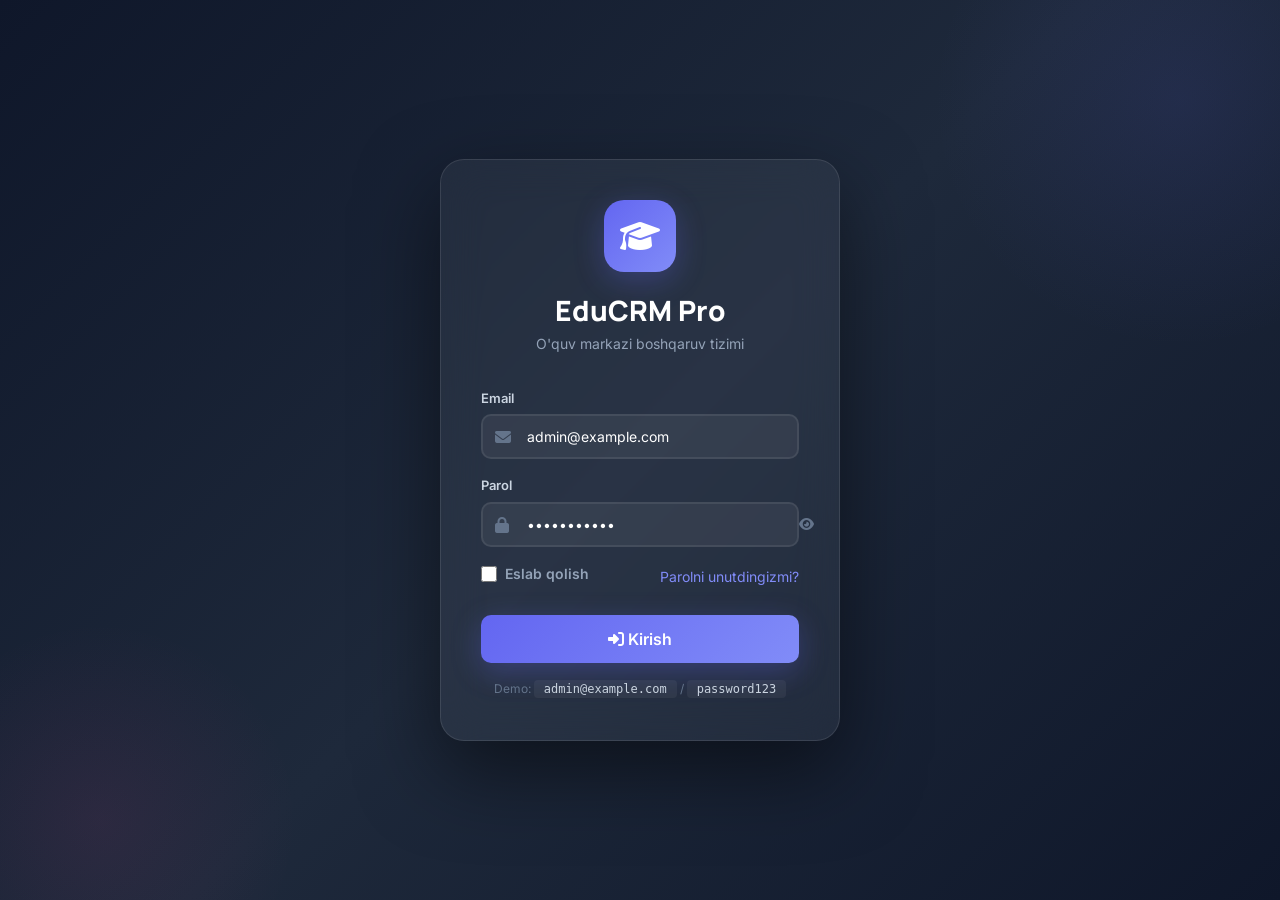
<file: HTML/11.html>
<!DOCTYPE html>
<html lang="uz">
<head>
    <meta charset="UTF-8">
    <meta name="viewport" content="width=device-width, initial-scale=1.0">
    <title>EduCRM Pro - O'quv Markazi Boshqaruvi</title>
    <link href="https://fonts.googleapis.com/css2?family=Inter:wght@300;400;500;600;700;800;900&family=Manrope:wght@600;700;800&display=swap" rel="stylesheet">
    <link rel="stylesheet" href="https://cdnjs.cloudflare.com/ajax/libs/font-awesome/6.4.0/css/all.min.css">
    <style>
        :root {
            --primary: #6366f1;
            --primary-light: #818cf8;
            --primary-dark: #4f46e5;
            --secondary: #64748b;
            --success: #22c55e;
            --warning: #f59e0b;
            --danger: #ef4444;
            --info: #3b82f6;
            --purple: #8b5cf6;
            --pink: #ec4899;
            --primary-bg: #eef2ff;
            --gray-50: #f8fafc;
            --gray-100: #f1f5f9;
            --gray-200: #e2e8f0;
            --gray-300: #cbd5e1;
            --gray-400: #94a3b8;
            --gray-500: #64748b;
            --gray-600: #475569;
            --gray-700: #334155;
            --gray-800: #1e293b;
            --gray-900: #0f172a;
            --surface: #ffffff;
            --shadow: 0 1px 3px rgba(0,0,0,0.1);
            --shadow-lg: 0 10px 30px rgba(0,0,0,0.1);
            --radius: 16px;
            --radius-sm: 10px;
            --transition: all 0.3s cubic-bezier(0.4, 0, 0.2, 1);
            --sidebar-width: 260px;
        }
        [data-theme="dark"] {
            --gray-50: #0f172a;
            --gray-100: #16213a;
            --gray-200: #263349;
            --gray-300: #3a4863;
            --gray-400: #64748b;
            --gray-500: #94a3b8;
            --gray-600: #cbd5e1;
            --gray-700: #e2e8f0;
            --gray-800: #f1f5f9;
            --gray-900: #f8fafc;
            --surface: #1a2235;
            --primary-bg: rgba(99,102,241,0.15);
            --shadow: 0 1px 3px rgba(0,0,0,0.4);
            --shadow-lg: 0 10px 30px rgba(0,0,0,0.5);
        }
        * { margin:0; padding:0; box-sizing:border-box; }
        body { font-family:'Inter',sans-serif; background:var(--gray-50); color:var(--gray-900); line-height:1.6; overflow-x:hidden; transition:background .3s ease, color .3s ease; }
        ::-webkit-scrollbar { width:6px; }
        ::-webkit-scrollbar-track { background:var(--gray-100); }
        ::-webkit-scrollbar-thumb { background:var(--gray-300); border-radius:10px; }
        ::-webkit-scrollbar-thumb:hover { background:var(--gray-400); }
        :focus-visible { outline:2px solid var(--primary); outline-offset:2px; }

        .login-page { min-height:100vh; display:flex; align-items:center; justify-content:center; background:linear-gradient(135deg,#0f172a 0%,#1e293b 50%,#0f172a 100%); padding:20px; position:relative; overflow:hidden; }
        .login-page::before { content:''; position:absolute; width:500px; height:500px; background:radial-gradient(circle, rgba(99,102,241,0.1) 0%, transparent 70%); top:-150px; right:-150px; border-radius:50%; }
        .login-page::after { content:''; position:absolute; width:400px; height:400px; background:radial-gradient(circle, rgba(236,72,153,0.08) 0%, transparent 70%); bottom:-120px; left:-100px; border-radius:50%; }
        .login-container { background:rgba(255,255,255,0.05); backdrop-filter:blur(20px); border:1px solid rgba(255,255,255,0.1); border-radius:24px; padding:40px; width:100%; max-width:400px; box-shadow:0 30px 80px rgba(0,0,0,0.5); animation:slideUp .6s ease-out; position:relative; z-index:1; }
        @keyframes slideUp { from{opacity:0;transform:translateY(30px)} to{opacity:1;transform:translateY(0)} }
        .login-logo { text-align:center; margin-bottom:32px; }
        .login-logo .icon-box { width:72px; height:72px; background:linear-gradient(135deg,var(--primary),var(--primary-light)); border-radius:20px; display:flex; align-items:center; justify-content:center; margin:0 auto 16px; box-shadow:0 8px 30px rgba(99,102,241,.3); }
        .login-logo .icon-box i { font-size:32px; color:#fff; }
        .login-logo h1 { font-family:'Manrope',sans-serif; font-size:28px; font-weight:800; color:#fff; }
        .login-logo p { color:var(--gray-400); font-size:14px; }
        .login-form .form-group { margin-bottom:16px; }
        .login-form label { display:block; font-size:13px; font-weight:600; color:var(--gray-300); margin-bottom:6px; }
        .login-form .input-wrapper { position:relative; }
        .login-form .input-wrapper i { position:absolute; left:14px; top:50%; transform:translateY(-50%); color:var(--gray-500); }
        .login-form .input-wrapper input { width:100%; padding:12px 16px 12px 44px; background:rgba(255,255,255,.06); border:2px solid rgba(255,255,255,.08); border-radius:var(--radius-sm); font-size:14px; color:#fff; transition:var(--transition); font-family:'Inter',sans-serif; }
        .login-form .input-wrapper input::placeholder { color:var(--gray-500); }
        .login-form .input-wrapper input:focus { outline:none; border-color:var(--primary); box-shadow:0 0 0 4px rgba(99,102,241,.1); }
        .login-form .input-wrapper .toggle-password { position:absolute; right:14px; top:50%; transform:translateY(-50%); background:none; border:none; color:var(--gray-500); cursor:pointer; }
        .login-options { display:flex; justify-content:space-between; align-items:center; margin-bottom:24px; }
        .login-options label { color:var(--gray-400); font-size:14px; display:flex; align-items:center; gap:8px; cursor:pointer; }
        .login-options label input[type="checkbox"] { width:16px; height:16px; accent-color:var(--primary); }
        .login-options a { color:var(--primary-light); text-decoration:none; font-size:14px; }
        .login-options a:hover { color:var(--primary); }
        .btn-login { width:100%; padding:14px; background:linear-gradient(135deg,var(--primary),var(--primary-light)); color:#fff; border:none; border-radius:var(--radius-sm); font-size:16px; font-weight:600; cursor:pointer; transition:var(--transition); font-family:'Inter',sans-serif; box-shadow:0 8px 30px rgba(99,102,241,.3); }
        .btn-login:hover { transform:translateY(-2px); box-shadow:0 12px 40px rgba(99,102,241,.5); }
        .btn-login:disabled { opacity:.7; cursor:not-allowed; transform:none; }
        .login-demo { text-align:center; margin-top:16px; font-size:12px; color:var(--gray-500); }
        .login-demo code { background:rgba(255,255,255,.05); padding:2px 10px; border-radius:4px; color:var(--gray-300); }
        .login-error { display:none; background:rgba(239,68,68,.1); border:1px solid rgba(239,68,68,.3); color:#fca5a5; padding:10px 14px; border-radius:var(--radius-sm); font-size:13px; margin-bottom:16px; }
        .login-error.show { display:block; }

        .app-container { display:none; min-height:100vh; background:var(--gray-50); }
        .app-container.active { display:flex; }

        .sidebar { width:var(--sidebar-width); min-width:var(--sidebar-width); background:var(--surface); border-right:1px solid var(--gray-200); height:100vh; position:fixed; top:0; left:0; display:flex; flex-direction:column; overflow-y:auto; z-index:100; box-shadow:2px 0 12px rgba(0,0,0,.04); transition:transform .3s ease, background .3s ease, border-color .3s ease; }
        .sidebar-brand { padding:20px 20px 16px; border-bottom:1px solid var(--gray-100); display:flex; align-items:center; gap:12px; flex-shrink:0; }
        .sidebar-brand .brand-icon { width:40px; height:40px; background:linear-gradient(135deg,var(--primary),var(--primary-light)); border-radius:var(--radius-sm); display:flex; align-items:center; justify-content:center; color:#fff; font-size:18px; box-shadow:0 4px 12px rgba(99,102,241,.3); }
        .sidebar-brand h2 { font-family:'Manrope',sans-serif; font-size:20px; font-weight:800; color:var(--gray-900); }
        .sidebar-nav { flex:1; padding:12px; overflow-y:auto; }
        .sidebar-nav .nav-label { font-size:11px; font-weight:700; color:var(--gray-400); text-transform:uppercase; letter-spacing:.8px; padding:12px 14px 6px; }
        .sidebar-nav .nav-item { display:flex; align-items:center; gap:12px; padding:10px 14px; border-radius:var(--radius-sm); color:var(--gray-600); text-decoration:none; font-size:14px; font-weight:500; transition:var(--transition); cursor:pointer; margin-bottom:2px; position:relative; }
        .sidebar-nav .nav-item:hover { background:var(--gray-50); color:var(--gray-900); }
        .sidebar-nav .nav-item.active { background:var(--primary-bg); color:var(--primary); font-weight:600; }
        .sidebar-nav .nav-item.active::before { content:''; position:absolute; left:0; top:50%; transform:translateY(-50%); width:4px; height:28px; background:var(--primary); border-radius:0 4px 4px 0; }
        .sidebar-nav .nav-item i { width:18px; text-align:center; font-size:15px; }
        .sidebar-nav .nav-item .badge-nav { margin-left:auto; padding:1px 10px; background:var(--primary-bg); color:var(--primary); border-radius:50px; font-size:11px; font-weight:600; }
        .sidebar-footer { padding:14px 16px; border-top:1px solid var(--gray-100); flex-shrink:0; }
        .sidebar-footer .user-info { display:flex; align-items:center; gap:12px; }
        .sidebar-footer .user-avatar { width:38px; height:38px; border-radius:50%; background:linear-gradient(135deg,var(--primary),var(--primary-light)); display:flex; align-items:center; justify-content:center; color:#fff; font-weight:700; font-size:14px; flex-shrink:0; }
        .sidebar-footer .user-details { flex:1; min-width:0; }
        .sidebar-footer .user-details .name { font-size:14px; font-weight:600; color:var(--gray-900); overflow:hidden; text-overflow:ellipsis; white-space:nowrap; }
        .sidebar-footer .user-details .role { font-size:12px; color:var(--gray-500); }
        .sidebar-footer .logout-btn { background:none; border:none; color:var(--gray-400); cursor:pointer; font-size:18px; transition:var(--transition); padding:6px; border-radius:50%; }
        .sidebar-footer .logout-btn:hover { color:var(--danger); background:rgba(239,68,68,.1); }

        .main-content { flex:1; margin-left:var(--sidebar-width); min-height:100vh; display:flex; flex-direction:column; }
        .topbar { background:var(--surface); border-bottom:1px solid var(--gray-200); padding:0 28px; height:64px; display:flex; align-items:center; justify-content:space-between; position:sticky; top:0; z-index:50; flex-shrink:0; transition:background .3s ease, border-color .3s ease; }
        .topbar-left { display:flex; align-items:center; gap:16px; }
        .topbar-left .toggle-sidebar { display:none; background:none; border:none; font-size:20px; color:var(--gray-600); cursor:pointer; padding:6px; border-radius:var(--radius-sm); }
        .topbar-left .toggle-sidebar:hover { background:var(--gray-100); }
        .topbar-left .page-title h1 { font-family:'Manrope',sans-serif; font-size:20px; font-weight:800; color:var(--gray-900); }
        .topbar-left .page-title p { font-size:13px; color:var(--gray-500); margin-top:-2px; }
        .topbar-right { display:flex; align-items:center; gap:8px; }
        .topbar-right .icon-btn { width:38px; height:38px; border-radius:50%; border:none; background:var(--gray-100); color:var(--gray-600); cursor:pointer; transition:var(--transition); font-size:16px; position:relative; }
        .topbar-right .icon-btn:hover { background:var(--gray-200); }
        .topbar-right .icon-btn .badge-dot { position:absolute; top:8px; right:8px; width:7px; height:7px; background:var(--danger); border-radius:50%; border:2px solid var(--surface); }
        .topbar-right .divider { width:1px; height:28px; background:var(--gray-200); margin:0 8px; }
        .topbar-right .profile-btn { display:flex; align-items:center; gap:10px; padding:4px 12px 4px 4px; border:none; background:none; cursor:pointer; border-radius:50px; transition:var(--transition); }
        .topbar-right .profile-btn:hover { background:var(--gray-100); }
        .topbar-right .profile-btn .avatar { width:32px; height:32px; border-radius:50%; background:linear-gradient(135deg,var(--primary),var(--primary-light)); display:flex; align-items:center; justify-content:center; color:#fff; font-weight:700; font-size:13px; }
        .topbar-right .profile-btn .name { font-size:14px; font-weight:600; color:var(--gray-700); }

        .page-content { padding:24px 28px; flex:1; }
        .page-section { display:none; animation:fadeIn .4s ease-out; }
        .page-section.active { display:block; }
        @keyframes fadeIn { from{opacity:0;transform:translateY(8px)} to{opacity:1;transform:translateY(0)} }

        .stats-grid { display:grid; grid-template-columns:repeat(auto-fit,minmax(180px,1fr)); gap:16px; margin-bottom:24px; }
        .stat-card { background:var(--surface); border-radius:var(--radius); padding:20px 22px; box-shadow:var(--shadow); border:1px solid var(--gray-200); transition:var(--transition); }
        .stat-card:hover { transform:translateY(-3px); box-shadow:var(--shadow-lg); }
        .stat-card .stat-top { display:flex; justify-content:space-between; align-items:flex-start; }
        .stat-card .stat-icon { width:44px; height:44px; border-radius:var(--radius-sm); display:flex; align-items:center; justify-content:center; font-size:18px; flex-shrink:0; }
        .stat-card .stat-icon.blue { background:#dbeafe; color:#3b82f6; }
        .stat-card .stat-icon.green { background:#d1fae5; color:#22c55e; }
        .stat-card .stat-icon.purple { background:#ede9fe; color:#8b5cf6; }
        .stat-card .stat-icon.orange { background:#fed7aa; color:#f59e0b; }
        .stat-card .stat-icon.emerald { background:#a7f3d0; color:#059669; }
        .stat-card .stat-icon.rose { background:#fce4ec; color:#ef4444; }
        .stat-card .stat-value { font-family:'Manrope',sans-serif; font-size:28px; font-weight:800; color:var(--gray-900); margin-top:4px; letter-spacing:-.5px; }
        .stat-card .stat-label { font-size:14px; color:var(--gray-500); font-weight:500; }
        .stat-card .stat-footer { display:flex; align-items:center; gap:6px; margin-top:6px; flex-wrap:wrap; }
        .stat-card .stat-change { font-size:12px; font-weight:600; padding:2px 10px; border-radius:50px; }
        .stat-card .stat-change.positive { background:#d1fae5; color:#065f46; }
        .stat-card .stat-change.negative { background:#fce4ec; color:#c62828; }
        .stat-card .stat-change-text { font-size:12px; color:var(--gray-400); }

        .dashboard-grid { display:grid; grid-template-columns:2fr 1fr; gap:20px; margin-bottom:24px; }
        .dashboard-card { background:var(--surface); border-radius:var(--radius); padding:22px 24px; box-shadow:var(--shadow); border:1px solid var(--gray-200); transition:background .3s ease, border-color .3s ease; }
        .dashboard-card .card-header { display:flex; justify-content:space-between; align-items:center; margin-bottom:14px; }
        .dashboard-card .card-header h3 { font-size:16px; font-weight:700; color:var(--gray-900); }
        .dashboard-card .card-header .card-action { font-size:13px; color:var(--gray-400); }

        .bar-chart { display:flex; align-items:flex-end; gap:10px; height:200px; padding:10px 4px 0; }
        .bar-chart .bar-col { flex:1; display:flex; flex-direction:column; align-items:center; justify-content:flex-end; height:100%; gap:6px; }
        .bar-chart .bar-col .bar { width:100%; max-width:36px; background:linear-gradient(180deg,var(--primary-light),var(--primary)); border-radius:6px 6px 0 0; transition:height .6s ease; position:relative; }
        .bar-chart .bar-col .bar:hover::after { content:attr(data-val); position:absolute; top:-24px; left:50%; transform:translateX(-50%); background:var(--gray-900); color:var(--gray-50); font-size:11px; padding:2px 8px; border-radius:6px; white-space:nowrap; }
        .bar-chart .bar-col .bar-label { font-size:11px; color:var(--gray-500); font-weight:600; }

        .activity-list { display:flex; flex-direction:column; gap:2px; max-height:320px; overflow-y:auto; }
        .activity-item { display:flex; align-items:flex-start; gap:12px; padding:10px 12px; border-radius:var(--radius-sm); transition:var(--transition); }
        .activity-item:hover { background:var(--gray-50); }
        .activity-item .activity-icon { width:32px; height:32px; border-radius:50%; display:flex; align-items:center; justify-content:center; font-size:13px; flex-shrink:0; }
        .activity-item .activity-icon.green { background:#d1fae5; color:#22c55e; }
        .activity-item .activity-icon.blue { background:#dbeafe; color:#3b82f6; }
        .activity-item .activity-icon.yellow { background:#fef3c7; color:#f59e0b; }
        .activity-item .activity-icon.purple { background:#ede9fe; color:#8b5cf6; }
        .activity-item .activity-icon.red { background:#fce4ec; color:#ef4444; }
        .activity-item .activity-content { flex:1; min-width:0; }
        .activity-item .activity-content p { font-size:14px; color:var(--gray-700); }
        .activity-item .activity-content p strong { color:var(--gray-900); }
        .activity-item .activity-content .time { font-size:12px; color:var(--gray-400); }
        .empty-hint { text-align:center; padding:24px; color:var(--gray-400); font-size:13px; }

        .quick-actions { display:grid; grid-template-columns:1fr 1fr; gap:10px; }
        .quick-action-btn { padding:14px; border:none; border-radius:var(--radius-sm); cursor:pointer; transition:var(--transition); text-align:center; font-size:13px; font-weight:600; font-family:'Inter',sans-serif; }
        .quick-action-btn i { display:block; font-size:22px; margin-bottom:4px; }
        .quick-action-btn.blue { background:var(--primary-bg); color:var(--primary); }
        .quick-action-btn.blue:hover { background:#dbeafe; transform:translateY(-2px); }
        .quick-action-btn.green { background:#d1fae5; color:var(--success); }
        .quick-action-btn.green:hover { background:#a7f3d0; transform:translateY(-2px); }
        .quick-action-btn.purple { background:#ede9fe; color:var(--purple); }
        .quick-action-btn.purple:hover { background:#ddd6fe; transform:translateY(-2px); }
        .quick-action-btn.orange { background:#fef3c7; color:var(--warning); }
        .quick-action-btn.orange:hover { background:#fde68a; transform:translateY(-2px); }

        .class-item { display:flex; justify-content:space-between; align-items:center; padding:12px 16px; background:var(--gray-50); border-radius:var(--radius-sm); margin-bottom:8px; transition:var(--transition); }
        .class-item:hover { background:var(--gray-100); }
        .class-item .class-info h4 { font-size:14px; font-weight:600; color:var(--gray-900); }
        .class-item .class-info p { font-size:13px; color:var(--gray-500); }
        .class-item .class-status { padding:3px 12px; border-radius:50px; font-size:12px; font-weight:600; flex-shrink:0; }
        .class-item .class-status.active { background:#d1fae5; color:#065f46; }
        .class-item .class-status.pending { background:#fef3c7; color:#92400e; }

        .page-toolbar { display:flex; justify-content:space-between; align-items:center; margin-bottom:20px; flex-wrap:wrap; gap:12px; }
        .page-toolbar .search-box { flex:1; min-width:200px; position:relative; }
        .page-toolbar .search-box input { width:100%; padding:10px 14px 10px 40px; border:2px solid var(--gray-200); border-radius:var(--radius-sm); font-size:14px; transition:var(--transition); font-family:'Inter',sans-serif; background:var(--surface); color:var(--gray-900); }
        .page-toolbar .search-box input:focus { outline:none; border-color:var(--primary); box-shadow:0 0 0 4px rgba(99,102,241,.1); }
        .page-toolbar .search-box i { position:absolute; left:14px; top:50%; transform:translateY(-50%); color:var(--gray-400); }
        .page-toolbar .filters { display:flex; gap:8px; flex-wrap:wrap; }
        .page-toolbar .filters select { padding:10px 14px; border:2px solid var(--gray-200); border-radius:var(--radius-sm); background:var(--surface); color:var(--gray-900); font-size:14px; font-family:'Inter',sans-serif; cursor:pointer; transition:var(--transition); }
        .page-toolbar .filters select:focus { outline:none; border-color:var(--primary); }

        .btn-primary-sm { padding:10px 18px; background:linear-gradient(135deg,var(--primary),var(--primary-light)); color:#fff; border:none; border-radius:var(--radius-sm); font-size:14px; font-weight:600; cursor:pointer; transition:var(--transition); font-family:'Inter',sans-serif; display:flex; align-items:center; gap:8px; }
        .btn-primary-sm:hover { transform:translateY(-2px); box-shadow:0 8px 24px rgba(99,102,241,.3); }
        .btn-outline-sm { padding:10px 18px; background:var(--surface); color:var(--gray-600); border:2px solid var(--gray-200); border-radius:var(--radius-sm); font-size:14px; font-weight:500; cursor:pointer; transition:var(--transition); font-family:'Inter',sans-serif; display:flex; align-items:center; gap:8px; }
        .btn-outline-sm:hover { border-color:var(--primary); color:var(--primary); }

        .table-container { background:var(--surface); border-radius:var(--radius); box-shadow:var(--shadow); border:1px solid var(--gray-200); overflow:hidden; transition:background .3s ease, border-color .3s ease; }
        .table-container table { width:100%; border-collapse:collapse; }
        .table-container thead { background:var(--gray-50); }
        .table-container thead th { padding:12px 16px; text-align:left; font-size:11px; font-weight:700; text-transform:uppercase; color:var(--gray-500); letter-spacing:.5px; border-bottom:2px solid var(--gray-200); cursor:pointer; user-select:none; white-space:nowrap; }
        .table-container thead th:hover { color:var(--primary); }
        .table-container thead th .sort-icon { margin-left:4px; opacity:.4; font-size:10px; }
        .table-container thead th.sorted .sort-icon { opacity:1; color:var(--primary); }
        .table-container tbody td { padding:12px 16px; border-bottom:1px solid var(--gray-100); font-size:14px; color:var(--gray-700); }
        .table-container tbody tr:last-child td { border-bottom:none; }
        .table-container tbody tr:hover { background:var(--gray-50); }
        .table-container.scrollx { overflow-x:auto; }
        .table-footer { display:flex; justify-content:space-between; align-items:center; padding:12px 16px; border-top:1px solid var(--gray-100); font-size:13px; color:var(--gray-500); flex-wrap:wrap; gap:8px; }
        .table-footer .pager { display:flex; gap:6px; align-items:center; }
        .table-footer .pager button { width:30px; height:30px; border-radius:8px; border:1px solid var(--gray-200); background:var(--surface); color:var(--gray-600); cursor:pointer; font-size:13px; }
        .table-footer .pager button:hover:not(:disabled) { border-color:var(--primary); color:var(--primary); }
        .table-footer .pager button:disabled { opacity:.4; cursor:not-allowed; }
        .table-footer .pager span { font-weight:600; color:var(--gray-700); padding:0 4px; }

        .student-cell { display:flex; align-items:center; gap:12px; }
        .student-cell .avatar { width:36px; height:36px; border-radius:50%; background:linear-gradient(135deg,var(--primary),var(--primary-light)); display:flex; align-items:center; justify-content:center; color:#fff; font-weight:700; font-size:13px; flex-shrink:0; }
        .student-cell .avatar.purple { background:linear-gradient(135deg,#8b5cf6,#7c3aed); }
        .student-cell .avatar.pink { background:linear-gradient(135deg,#ec4899,#db2777); }
        .student-cell .avatar.orange { background:linear-gradient(135deg,#f59e0b,#d97706); }
        .student-cell .avatar.green { background:linear-gradient(135deg,#22c55e,#16a34a); }
        .student-cell .name { font-weight:600; color:var(--gray-900); }

        .badge { padding:3px 12px; border-radius:50px; font-size:12px; font-weight:600; display:inline-block; }
        .badge.success { background:#d1fae5; color:#065f46; }
        .badge.warning { background:#fef3c7; color:#92400e; }
        .badge.danger { background:#fce4ec; color:#c62828; }
        .badge.info { background:#dbeafe; color:#1e40af; }
        .badge.primary { background:var(--primary-bg); color:var(--primary); }

        .action-btns { display:flex; gap:4px; }
        .action-btns button { width:30px; height:30px; border:none; border-radius:50%; cursor:pointer; transition:var(--transition); font-size:13px; display:flex; align-items:center; justify-content:center; }
        .action-btns .view { background:#dbeafe; color:#3b82f6; }
        .action-btns .view:hover { background:#bfdbfe; transform:scale(1.1); }
        .action-btns .edit { background:#d1fae5; color:#22c55e; }
        .action-btns .edit:hover { background:#a7f3d0; transform:scale(1.1); }
        .action-btns .delete { background:#fce4ec; color:#ef4444; }
        .action-btns .delete:hover { background:#f8d7da; transform:scale(1.1); }
        .action-btns .pay { background:#fef3c7; color:#f59e0b; }
        .action-btns .pay:hover { background:#fde68a; transform:scale(1.1); }

        .courses-grid { display:grid; grid-template-columns:repeat(auto-fit,minmax(260px,1fr)); gap:20px; }
        .course-card { background:var(--surface); border-radius:var(--radius); box-shadow:var(--shadow); border:1px solid var(--gray-200); overflow:hidden; transition:var(--transition); }
        .course-card:hover { transform:translateY(-4px); box-shadow:var(--shadow-lg); }
        .course-card .course-image { height:120px; display:flex; align-items:center; justify-content:center; color:#fff; font-size:40px; position:relative; }
        .course-card .course-image .level { position:absolute; bottom:12px; left:16px; padding:3px 12px; background:rgba(255,255,255,.2); backdrop-filter:blur(10px); border-radius:50px; font-size:11px; font-weight:600; }
        .course-card .course-image .course-del { position:absolute; top:10px; right:10px; width:28px; height:28px; border-radius:50%; border:none; background:rgba(255,255,255,.25); color:#fff; cursor:pointer; display:flex; align-items:center; justify-content:center; }
        .course-card .course-image .course-del:hover { background:rgba(239,68,68,.85); }
        .course-card .course-body { padding:18px 20px 20px; }
        .course-card .course-body h3 { font-size:17px; font-weight:700; color:var(--gray-900); margin-bottom:2px; }
        .course-card .course-body .course-meta { display:flex; gap:16px; font-size:13px; color:var(--gray-500); margin-bottom:12px; flex-wrap:wrap; }
        .course-card .course-body .course-meta span { display:flex; align-items:center; gap:5px; }
        .course-card .course-body .course-footer { display:flex; justify-content:space-between; align-items:center; padding-top:12px; border-top:1px solid var(--gray-200); }
        .course-card .course-body .course-footer .price { font-size:18px; font-weight:800; color:var(--primary); }
        .course-card .course-body .course-footer .btn-course { padding:6px 16px; background:var(--primary); color:#fff; border:none; border-radius:var(--radius-sm); cursor:pointer; font-weight:600; font-family:'Inter',sans-serif; transition:var(--transition); }
        .course-card .course-body .course-footer .btn-course:hover { background:var(--primary-dark); }

        .reports-grid { display:grid; grid-template-columns:repeat(auto-fit,minmax(200px,1fr)); gap:16px; }
        .report-card { background:var(--surface); border-radius:var(--radius); padding:28px 20px; box-shadow:var(--shadow); border:1px solid var(--gray-200); text-align:center; transition:var(--transition); cursor:pointer; }
        .report-card:hover { transform:translateY(-4px); box-shadow:var(--shadow-lg); }
        .report-card.selected { border-color:var(--primary); box-shadow:0 0 0 3px rgba(99,102,241,.15); }
        .report-card i { font-size:36px; margin-bottom:8px; display:block; }
        .report-card h4 { font-size:15px; font-weight:700; color:var(--gray-900); }
        .report-card p { font-size:13px; color:var(--gray-500); }
        .report-detail { background:var(--surface); border-radius:var(--radius); box-shadow:var(--shadow); border:1px solid var(--gray-200); padding:22px 24px; margin-top:18px; }
        .report-detail h3 { font-size:16px; font-weight:700; margin-bottom:14px; }
        .mini-stat-row { display:flex; gap:16px; flex-wrap:wrap; margin-bottom:16px; }
        .mini-stat { background:var(--gray-50); border-radius:var(--radius-sm); padding:12px 18px; flex:1; min-width:140px; }
        .mini-stat .v { font-family:'Manrope',sans-serif; font-size:20px; font-weight:800; color:var(--gray-900); }
        .mini-stat .l { font-size:12px; color:var(--gray-500); }

        /* Notifications dropdown */
        .notif-wrapper { position:relative; }
        .notif-panel { position:absolute; top:48px; right:0; width:340px; max-height:420px; overflow-y:auto; background:var(--surface); border:1px solid var(--gray-200); border-radius:var(--radius); box-shadow:var(--shadow-lg); z-index:200; display:none; flex-direction:column; animation:fadeIn .2s ease-out; }
        .notif-panel.open { display:flex; }
        .notif-panel-header { display:flex; justify-content:space-between; align-items:center; padding:14px 16px; border-bottom:1px solid var(--gray-100); flex-shrink:0; }
        .notif-panel-header h4 { font-size:14px; font-weight:700; color:var(--gray-900); }
        .notif-panel-header button { background:none; border:none; color:var(--primary); font-size:12px; font-weight:600; cursor:pointer; }
        .notif-panel-header button:hover { text-decoration:underline; }
        .notif-list { padding:6px; }
        .notif-item { display:flex; gap:10px; padding:10px; border-radius:var(--radius-sm); cursor:pointer; transition:var(--transition); align-items:flex-start; }
        .notif-item:hover { background:var(--gray-50); }
        .notif-item .notif-icon { width:32px; height:32px; border-radius:50%; display:flex; align-items:center; justify-content:center; font-size:13px; flex-shrink:0; }
        .notif-item .notif-icon.danger { background:#fce4ec; color:#ef4444; }
        .notif-item .notif-icon.warning { background:#fef3c7; color:#f59e0b; }
        .notif-item .notif-icon.info { background:#dbeafe; color:#3b82f6; }
        .notif-item .notif-body { flex:1; min-width:0; }
        .notif-item .notif-body p { font-size:13px; color:var(--gray-700); margin:0; }
        .notif-item .notif-body p strong { color:var(--gray-900); }
        .notif-item .notif-body .notif-time { font-size:11px; color:var(--gray-400); }

        /* Attendance summary + bulk actions */
        .att-summary-row { display:flex; gap:12px; flex-wrap:wrap; margin-bottom:16px; }
        .att-summary-card { flex:1; min-width:110px; background:var(--gray-50); border-radius:var(--radius-sm); padding:12px 16px; text-align:center; }
        .att-summary-card .v { font-family:'Manrope',sans-serif; font-size:22px; font-weight:800; color:var(--gray-900); }
        .att-summary-card .l { font-size:12px; color:var(--gray-500); }
        .att-bulk-actions { display:flex; gap:8px; margin-bottom:14px; flex-wrap:wrap; justify-content:center; }

        /* Horizontal bar rows (used in reports) */
        .hbar-row { display:flex; align-items:center; gap:10px; margin-bottom:10px; }
        .hbar-label { width:150px; font-size:13px; color:var(--gray-700); flex-shrink:0; overflow:hidden; text-overflow:ellipsis; white-space:nowrap; }
        .hbar-track { flex:1; height:10px; background:var(--gray-100); border-radius:6px; overflow:hidden; }
        .hbar-fill { height:100%; background:linear-gradient(90deg,var(--primary),var(--primary-light)); border-radius:6px; transition:width .6s ease; }
        .hbar-fill.warning { background:linear-gradient(90deg,#f59e0b,#fbbf24); }
        .hbar-value { width:90px; text-align:right; font-size:12px; font-weight:600; color:var(--gray-600); flex-shrink:0; }
        .report-detail h4.section-label { font-size:12px; font-weight:700; text-transform:uppercase; letter-spacing:.5px; color:var(--gray-400); margin:18px 0 10px; }

        .profile-container { max-width:560px; }
        .profile-card { background:var(--surface); border-radius:var(--radius); padding:28px 32px; box-shadow:var(--shadow); border:1px solid var(--gray-200); }
        .profile-card .profile-header { display:flex; align-items:center; gap:24px; margin-bottom:24px; padding-bottom:20px; border-bottom:1px solid var(--gray-200); }
        .profile-card .profile-header .profile-avatar { width:80px; height:80px; border-radius:50%; background:linear-gradient(135deg,var(--primary),var(--primary-light)); display:flex; align-items:center; justify-content:center; color:#fff; font-size:32px; font-weight:800; flex-shrink:0; box-shadow:0 8px 30px rgba(99,102,241,.3); }
        .profile-card .profile-header .profile-info h2 { font-size:22px; font-weight:800; color:var(--gray-900); }
        .profile-card .profile-header .profile-info p { color:var(--gray-500); font-size:14px; }
        .profile-card .profile-details { display:flex; flex-direction:column; gap:6px; margin-bottom:20px; }
        .profile-card .profile-details .detail-item { display:flex; justify-content:space-between; padding:12px 16px; background:var(--gray-50); border-radius:var(--radius-sm); }
        .profile-card .profile-details .detail-item .label { color:var(--gray-500); font-size:14px; }
        .profile-card .profile-details .detail-item .value { font-weight:600; color:var(--gray-900); }
        .profile-card .profile-actions { display:flex; gap:12px; }
        .profile-card .profile-actions button { flex:1; padding:10px; border:none; border-radius:var(--radius-sm); cursor:pointer; font-weight:600; font-family:'Inter',sans-serif; font-size:14px; transition:var(--transition); }
        .profile-card .profile-actions .btn-edit { background:linear-gradient(135deg,var(--primary),var(--primary-light)); color:#fff; }
        .profile-card .profile-actions .btn-edit:hover { transform:translateY(-2px); box-shadow:0 8px 24px rgba(99,102,241,.3); }
        .profile-card .profile-actions .btn-password { background:var(--gray-200); color:var(--gray-700); }
        .profile-card .profile-actions .btn-password:hover { background:var(--gray-300); }

        .settings-container { max-width:660px; }
        .settings-group { background:var(--surface); border-radius:var(--radius); padding:24px 28px; box-shadow:var(--shadow); border:1px solid var(--gray-200); margin-bottom:16px; }
        .settings-group h3 { font-size:16px; font-weight:700; color:var(--gray-900); margin-bottom:16px; display:flex; align-items:center; gap:10px; }
        .settings-group .setting-item { display:flex; justify-content:space-between; align-items:center; padding:12px 0; border-bottom:1px solid var(--gray-100); }
        .settings-group .setting-item:last-child { border-bottom:none; }
        .settings-group .setting-item .setting-label { font-size:14px; color:var(--gray-600); font-weight:500; }
        .settings-group .setting-item select, .settings-group .setting-item input { padding:6px 12px; border:2px solid var(--gray-200); border-radius:var(--radius-sm); font-size:14px; font-family:'Inter',sans-serif; background:var(--surface); color:var(--gray-900); min-width:120px; }
        .settings-group .setting-item select:focus, .settings-group .setting-item input:focus { outline:none; border-color:var(--primary); }
        .settings-group .toggle-switch { width:44px; height:24px; background:var(--gray-300); border-radius:50px; cursor:pointer; transition:var(--transition); position:relative; }
        .settings-group .toggle-switch.active { background:var(--primary); }
        .settings-group .toggle-switch::after { content:''; position:absolute; top:3px; left:3px; width:18px; height:18px; background:#fff; border-radius:50%; transition:var(--transition); box-shadow:0 2px 4px rgba(0,0,0,.1); }
        .settings-group .toggle-switch.active::after { left:23px; }
        .settings-group .add-user-btn { width:100%; padding:12px; border:2px dashed var(--gray-300); border-radius:var(--radius-sm); background:none; color:var(--gray-500); cursor:pointer; transition:var(--transition); font-size:14px; font-weight:500; font-family:'Inter',sans-serif; margin-top:12px; }
        .settings-group .add-user-btn:hover { border-color:var(--primary); color:var(--primary); background:var(--primary-bg); }
        .settings-group .user-row { display:flex; align-items:center; justify-content:space-between; padding:10px 14px; background:var(--gray-50); border-radius:var(--radius-sm); margin-bottom:6px; }
        .settings-group .user-row .user-info { display:flex; align-items:center; gap:12px; }
        .settings-group .user-row .user-info .mini-avatar { width:32px; height:32px; border-radius:50%; background:linear-gradient(135deg,var(--primary),var(--primary-light)); display:flex; align-items:center; justify-content:center; color:#fff; font-weight:700; font-size:12px; }
        .settings-group .user-row .del-user { background:none; border:none; color:var(--gray-400); cursor:pointer; width:28px; height:28px; border-radius:50%; }
        .settings-group .user-row .del-user:hover { color:var(--danger); background:rgba(239,68,68,.1); }

        .modal-overlay { display:none; position:fixed; inset:0; background:rgba(15,23,42,.5); backdrop-filter:blur(6px); z-index:1000; align-items:center; justify-content:center; padding:20px; }
        .modal-overlay.open { display:flex; }
        .modal-content { background:var(--surface); border-radius:24px; padding:32px; max-width:480px; width:100%; max-height:90vh; overflow-y:auto; animation:slideUp .3s ease-out; box-shadow:0 30px 80px rgba(0,0,0,.2); }
        .modal-content .modal-header { display:flex; justify-content:space-between; align-items:center; margin-bottom:20px; }
        .modal-content .modal-header h2 { font-size:20px; font-weight:800; color:var(--gray-900); }
        .modal-content .modal-header .close-btn { width:36px; height:36px; border:none; background:var(--gray-100); border-radius:50%; font-size:18px; cursor:pointer; transition:var(--transition); color:var(--gray-500); }
        .modal-content .modal-header .close-btn:hover { background:var(--gray-200); transform:rotate(90deg); }
        .modal-content .form-grid { display:grid; grid-template-columns:1fr 1fr; gap:14px; }
        .modal-content .form-group.full { grid-column:1/-1; }
        .modal-content .form-group label { display:block; font-size:13px; font-weight:600; color:var(--gray-700); margin-bottom:4px; }
        .modal-content .form-group input, .modal-content .form-group select { width:100%; padding:10px 12px; border:2px solid var(--gray-200); border-radius:var(--radius-sm); font-size:14px; font-family:'Inter',sans-serif; transition:var(--transition); background:var(--surface); color:var(--gray-900); }
        .modal-content .form-group input:focus, .modal-content .form-group select:focus { outline:none; border-color:var(--primary); box-shadow:0 0 0 4px rgba(99,102,241,.1); }
        .modal-content .form-group input.invalid, .modal-content .form-group select.invalid { border-color:var(--danger); }
        .modal-content .form-group .field-error { display:none; font-size:12px; color:var(--danger); margin-top:4px; }
        .modal-content .form-group.has-error .field-error { display:block; }
        .modal-content .modal-actions { display:flex; gap:12px; margin-top:20px; }
        .modal-content .modal-actions button { flex:1; padding:12px; border:none; border-radius:var(--radius-sm); cursor:pointer; font-weight:600; font-family:'Inter',sans-serif; font-size:14px; transition:var(--transition); }
        .modal-content .modal-actions .btn-cancel { background:var(--gray-200); color:var(--gray-700); }
        .modal-content .modal-actions .btn-cancel:hover { background:var(--gray-300); }
        .modal-content .modal-actions .btn-submit { background:linear-gradient(135deg,var(--primary),var(--primary-light)); color:#fff; }
        .modal-content .modal-actions .btn-submit:hover { transform:translateY(-2px); box-shadow:0 8px 24px rgba(99,102,241,.3); }

        .toast-stack { position:fixed; bottom:24px; right:24px; z-index:9999; display:flex; flex-direction:column; gap:10px; align-items:flex-end; }
        .toast { background:var(--surface); padding:14px 22px; border-radius:12px; box-shadow:0 20px 60px rgba(0,0,0,.15); border-left:4px solid var(--info); animation:slideUp .4s ease-out; font-family:'Inter',sans-serif; font-size:14px; font-weight:500; color:var(--gray-900); max-width:380px; display:flex; align-items:center; gap:10px; }

        .skeleton { position:relative; overflow:hidden; background:var(--gray-100); border-radius:8px; }
        .skeleton::after { content:''; position:absolute; inset:0; transform:translateX(-100%); background:linear-gradient(90deg, transparent, rgba(255,255,255,.4), transparent); animation:shimmer 1.4s infinite; }
        @keyframes shimmer { 100% { transform:translateX(100%); } }

        @media (prefers-reduced-motion: reduce) {
            *, *::before, *::after { animation-duration:0.001ms !important; transition-duration:0.001ms !important; }
        }

        @media (max-width:1024px) { .dashboard-grid { grid-template-columns:1fr; } }
        @media (max-width:768px) {
            .sidebar { transform:translateX(-100%); width:280px; }
            .sidebar.open { transform:translateX(0); }
            .main-content { margin-left:0; }
            .topbar { padding:0 16px; height:60px; }
            .topbar-left .toggle-sidebar { display:block; }
            .topbar-left .page-title h1 { font-size:17px; }
            .topbar-left .page-title p { font-size:12px; }
            .topbar-right .profile-btn .name { display:none; }
            .page-content { padding:16px; }
            .stats-grid { grid-template-columns:repeat(2,1fr); gap:12px; }
            .stat-card { padding:16px; }
            .stat-card .stat-value { font-size:22px; }
            .page-toolbar { flex-direction:column; align-items:stretch; }
            .page-toolbar .filters { flex-wrap:wrap; }
            .page-toolbar .filters select { flex:1; min-width:100px; }
            .login-container { padding:28px 20px; margin:12px; }
            .profile-card .profile-header { flex-direction:column; text-align:center; }
            .profile-card .profile-actions { flex-direction:column; }
            .settings-group { padding:16px 18px; }
            .settings-group .setting-item { flex-direction:column; align-items:flex-start; gap:8px; }
            .settings-group .setting-item select, .settings-group .setting-item input { width:100%; min-width:unset; }
            .modal-content { padding:20px; }
            .modal-content .form-grid { grid-template-columns:1fr; }
            .modal-content .modal-actions { flex-direction:column; }
            .courses-grid { grid-template-columns:1fr; }
            .reports-grid { grid-template-columns:1fr 1fr; }
            .quick-actions { grid-template-columns:1fr 1fr; }
            .dashboard-card { padding:16px; }
            .class-item { flex-direction:column; align-items:flex-start; gap:6px; }
            .toast-stack { left:16px; right:16px; align-items:stretch; }
            .toast { max-width:none; }
        }
        @media (max-width:480px) {
            .stats-grid { grid-template-columns:1fr; }
            .reports-grid { grid-template-columns:1fr; }
            .topbar-right .icon-btn { width:34px; height:34px; font-size:14px; }
            .topbar-right .divider { display:none; }
            .table-container.scrollx table { min-width:650px; }
        }
    </style>
</head>
<body>

    <!-- LOGIN -->
    <div id="loginPage" class="login-page">
        <div class="login-container">
            <div class="login-logo">
                <div class="icon-box"><i class="fas fa-graduation-cap"></i></div>
                <h1>EduCRM Pro</h1>
                <p>O'quv markazi boshqaruv tizimi</p>
            </div>
            <div class="login-error" id="loginError">Email yoki parol noto'g'ri!</div>
            <form class="login-form" id="loginForm">
                <div class="form-group">
                    <label for="loginEmail">Email</label>
                    <div class="input-wrapper">
                        <i class="fas fa-envelope"></i>
                        <input type="email" id="loginEmail" value="admin@example.com" placeholder="admin@example.com" required autocomplete="username">
                    </div>
                </div>
                <div class="form-group">
                    <label for="loginPassword">Parol</label>
                    <div class="input-wrapper">
                        <i class="fas fa-lock"></i>
                        <input type="password" id="loginPassword" value="password123" placeholder="••••••••" required autocomplete="current-password">
                        <button type="button" class="toggle-password" id="togglePwBtn" aria-label="Parolni ko'rsatish"><i class="fas fa-eye" id="toggleIcon"></i></button>
                    </div>
                </div>
                <div class="login-options">
                    <label><input type="checkbox" id="rememberMe"> Eslab qolish</label>
                    <a href="#" id="forgotPwLink">Parolni unutdingizmi?</a>
                </div>
                <button type="submit" class="btn-login" id="loginBtn"><i class="fas fa-sign-in-alt"></i> Kirish</button>
                <div class="login-demo">Demo: <code>admin@example.com</code> / <code>password123</code></div>
            </form>
        </div>
    </div>

    <!-- APP -->
    <div id="appContainer" class="app-container">
        <aside class="sidebar" id="sidebar">
            <div class="sidebar-brand">
                <div class="brand-icon"><i class="fas fa-graduation-cap"></i></div>
                <h2>EduCRM Pro</h2>
            </div>
            <nav class="sidebar-nav">
                <div class="nav-label">Asosiy</div>
                <a class="nav-item active" data-page="dashboard" tabindex="0"><i class="fas fa-th-large"></i> Dashboard</a>
                <a class="nav-item" data-page="students" tabindex="0"><i class="fas fa-users"></i> O'quvchilar <span class="badge-nav" id="studentCount">0</span></a>
                <a class="nav-item" data-page="teachers" tabindex="0"><i class="fas fa-user-tie"></i> O'qituvchilar <span class="badge-nav" id="teacherCount">0</span></a>
                <a class="nav-item" data-page="courses" tabindex="0"><i class="fas fa-book-open"></i> Kurslar <span class="badge-nav" id="courseCount">0</span></a>
                <div class="nav-label" style="margin-top:12px;">Boshqaruv</div>
                <a class="nav-item" data-page="groups" tabindex="0"><i class="fas fa-users-cog"></i> Guruhlar <span class="badge-nav" id="groupCount">0</span></a>
                <a class="nav-item" data-page="attendance" tabindex="0"><i class="fas fa-calendar-check"></i> Davomat</a>
                <a class="nav-item" data-page="payments" tabindex="0"><i class="fas fa-credit-card"></i> To'lovlar</a>
                <a class="nav-item" data-page="salary" tabindex="0"><i class="fas fa-money-bill-wave"></i> Ish Haqi</a>
                <div class="nav-label" style="margin-top:12px;">Hisobot</div>
                <a class="nav-item" data-page="reports" tabindex="0"><i class="fas fa-chart-bar"></i> Hisobotlar</a>
                <div class="nav-label" style="margin-top:12px;">Sozlamalar</div>
                <a class="nav-item" data-page="profile" tabindex="0"><i class="fas fa-user-circle"></i> Profil</a>
                <a class="nav-item" data-page="settings" tabindex="0"><i class="fas fa-cog"></i> Sozlamalar</a>
            </nav>
            <div class="sidebar-footer">
                <div class="user-info">
                    <div class="user-avatar" id="sidebarAvatar">AU</div>
                    <div class="user-details">
                        <div class="name" id="sidebarName">Admin User</div>
                        <div class="role">Super Admin</div>
                    </div>
                    <button class="logout-btn" id="logoutBtn" title="Chiqish"><i class="fas fa-sign-out-alt"></i></button>
                </div>
            </div>
        </aside>

        <main class="main-content">
            <header class="topbar">
                <div class="topbar-left">
                    <button class="toggle-sidebar" id="sidebarToggleBtn" aria-label="Menyu"><i class="fas fa-bars"></i></button>
                    <div class="page-title">
                        <h1 id="pageTitle">📊 Dashboard</h1>
                        <p id="pageSubtitle">O'quv markazi faoliyati haqida umumiy ma'lumot</p>
                    </div>
                </div>
                <div class="topbar-right">
                    <button class="icon-btn" id="themeToggleBtn" title="Tema"><i class="fas fa-moon" id="themeIcon"></i></button>
                    <div class="notif-wrapper">
                        <button class="icon-btn" id="notifBtn" title="Bildirishnomalar"><i class="fas fa-bell"></i><span class="badge-dot" id="notifDot" style="display:none;"></span></button>
                        <div class="notif-panel" id="notifPanel">
                            <div class="notif-panel-header">
                                <h4>Bildirishnomalar</h4>
                                <button id="notifMarkAllBtn" type="button">Barchasini o'qilgan deb belgilash</button>
                            </div>
                            <div class="notif-list" id="notifList"></div>
                        </div>
                    </div>
                    <div class="divider"></div>
                    <button class="profile-btn" data-page="profile">
                        <div class="avatar" id="topbarAvatar">AU</div>
                        <span class="name" id="topbarName">Admin</span>
                    </button>
                </div>
            </header>

            <div class="page-content">

                <!-- DASHBOARD -->
                <div id="page-dashboard" class="page-section active">
                    <div class="stats-grid" id="statsGrid"></div>
                    <div class="dashboard-grid">
                        <div class="dashboard-card">
                            <div class="card-header">
                                <h3><i class="fas fa-chart-line" style="color:var(--primary);margin-right:8px;"></i> Daromad Dinamikasi</h3>
                                <span class="card-action">Oxirgi 7 oy</span>
                            </div>
                            <div class="bar-chart" id="revenueChart"></div>
                        </div>
                        <div class="dashboard-card">
                            <div class="card-header"><h3><i class="fas fa-bell" style="color:var(--warning);margin-right:8px;"></i> So'nggi Faoliyatlar</h3></div>
                            <div class="activity-list" id="activityList"></div>
                        </div>
                    </div>
                    <div class="dashboard-grid">
                        <div class="dashboard-card">
                            <div class="card-header"><h3><i class="fas fa-calendar-day" style="color:var(--primary);margin-right:8px;"></i> Bugungi Darslar</h3></div>
                            <div id="todayClasses"></div>
                        </div>
                        <div class="dashboard-card">
                            <div class="card-header"><h3><i class="fas fa-bolt" style="color:var(--warning);margin-right:8px;"></i> Tezkor Amallar</h3></div>
                            <div class="quick-actions">
                                <button class="quick-action-btn blue" data-action="add-student"><i class="fas fa-user-plus"></i> O'quvchi qo'shish</button>
                                <button class="quick-action-btn green" data-action="add-group"><i class="fas fa-users-cog"></i> Guruh yaratish</button>
                                <button class="quick-action-btn purple" data-goto="attendance"><i class="fas fa-calendar-check"></i> Davomat qayd etish</button>
                                <button class="quick-action-btn orange" data-action="add-payment"><i class="fas fa-credit-card"></i> To'lov qabul qilish</button>
                            </div>
                        </div>
                    </div>
                </div>

                <!-- STUDENTS -->
                <div id="page-students" class="page-section">
                    <div class="page-toolbar">
                        <div class="search-box"><i class="fas fa-search"></i><input type="text" id="studentSearch" placeholder="O'quvchini qidirish..."></div>
                        <div class="filters">
                            <select id="studentStatusFilter">
                                <option value="all">📋 Barcha holatlar</option>
                                <option value="active">✅ Faol</option>
                                <option value="inactive">❌ Faol emas</option>
                            </select>
                            <select id="studentGroupFilter">
                                <option value="all">👥 Barcha guruhlar</option>
                            </select>
                            <button class="btn-outline-sm" id="exportStudentsBtn"><i class="fas fa-download"></i> Eksport</button>
                            <button class="btn-primary-sm" data-action="add-student"><i class="fas fa-plus"></i> Yangi o'quvchi</button>
                        </div>
                    </div>
                    <div class="table-container scrollx">
                        <table>
                            <thead><tr>
                                <th data-sort="name">O'quvchi <i class="fas fa-sort sort-icon"></i></th>
                                <th>Kontakt</th>
                                <th data-sort="course">Kurs <i class="fas fa-sort sort-icon"></i></th>
                                <th data-sort="group">Guruh <i class="fas fa-sort sort-icon"></i></th>
                                <th data-sort="status">Holat <i class="fas fa-sort sort-icon"></i></th>
                                <th>To'lov</th>
                                <th>Amallar</th>
                            </tr></thead>
                            <tbody id="studentsTableBody"></tbody>
                        </table>
                        <div class="table-footer" id="studentsTableFooter"></div>
                    </div>
                </div>

                <!-- TEACHERS -->
                <div id="page-teachers" class="page-section">
                    <div class="page-toolbar">
                        <div><h2 style="font-size:20px;font-weight:800;color:var(--gray-900);">👨‍🏫 O'qituvchilar Boshqaruvi</h2><p style="color:var(--gray-500);font-size:14px;" id="teacherSubtitle">Jami 0 ta o'qituvchi</p></div>
                        <div class="filters"><button class="btn-primary-sm" data-action="add-teacher"><i class="fas fa-plus"></i> Yangi o'qituvchi</button></div>
                    </div>
                    <div class="table-container scrollx">
                        <table>
                            <thead><tr><th>O'qituvchi</th><th>Mutaxassislik</th><th>Tajriba</th><th>Guruhlar</th><th>Reyting</th><th>Amallar</th></tr></thead>
                            <tbody id="teachersTableBody"></tbody>
                        </table>
                    </div>
                </div>

                <!-- COURSES -->
                <div id="page-courses" class="page-section">
                    <div class="page-toolbar">
                        <div><h2 style="font-size:20px;font-weight:800;color:var(--gray-900);">📚 Kurslar Boshqaruvi</h2><p style="color:var(--gray-500);font-size:14px;" id="courseSubtitle">Jami 0 ta kurs</p></div>
                        <div class="filters"><button class="btn-primary-sm" data-action="add-course"><i class="fas fa-plus"></i> Yangi kurs</button></div>
                    </div>
                    <div class="courses-grid" id="coursesGrid"></div>
                </div>

                <!-- GROUPS -->
                <div id="page-groups" class="page-section">
                    <div class="page-toolbar">
                        <div><h2 style="font-size:20px;font-weight:800;color:var(--gray-900);">👥 Guruhlar Boshqaruvi</h2><p style="color:var(--gray-500);font-size:14px;" id="groupSubtitle">Jami 0 ta guruh</p></div>
                        <div class="filters"><button class="btn-primary-sm" data-action="add-group"><i class="fas fa-plus"></i> Yangi guruh</button></div>
                    </div>
                    <div class="table-container scrollx">
                        <table>
                            <thead><tr><th>Guruh nomi</th><th>Kurs</th><th>O'qituvchi</th><th>O'quvchilar</th><th>Jadval</th><th>Holat</th><th>Amallar</th></tr></thead>
                            <tbody id="groupsTableBody"></tbody>
                        </table>
                    </div>
                </div>

                <!-- ATTENDANCE -->
                <div id="page-attendance" class="page-section">
                    <div class="page-toolbar">
                        <div><h2 style="font-size:20px;font-weight:800;color:var(--gray-900);">📅 Davomat Boshqaruvi</h2><p style="color:var(--gray-500);font-size:14px;">Bugungi davomat: <strong style="color:var(--success);" id="todayAttendanceCount">0</strong> o'quvchi</p></div>
                    </div>
                    <div class="dashboard-card" style="padding:28px;">
                        <div style="display:flex;gap:10px;justify-content:center;flex-wrap:wrap;margin-bottom:20px;">
                            <input type="date" id="attendanceDate" style="padding:10px 14px;border:2px solid var(--gray-200);border-radius:var(--radius-sm);font-family:'Inter',sans-serif;background:var(--surface);color:var(--gray-900);">
                            <select id="attendanceGroupSelect" style="padding:10px 14px;border:2px solid var(--gray-200);border-radius:var(--radius-sm);font-family:'Inter',sans-serif;min-width:150px;background:var(--surface);color:var(--gray-900);">
                                <option value="">Guruh tanlang</option>
                            </select>
                            <button class="btn-primary-sm" id="loadAttendanceBtn">Ko'rish</button>
                        </div>
                        <div id="attendanceRoster"></div>
                    </div>
                </div>

                <!-- PAYMENTS -->
                <div id="page-payments" class="page-section">
                    <div class="page-toolbar">
                        <div><h2 style="font-size:20px;font-weight:800;color:var(--gray-900);">💰 To'lovlar Boshqaruvi</h2><p style="color:var(--gray-500);font-size:14px;">Jami: <strong style="color:var(--primary);" id="totalRevenueLabel">0 so'm</strong></p></div>
                        <div class="filters"><button class="btn-primary-sm" data-action="add-payment"><i class="fas fa-plus"></i> To'lov qabul qilish</button></div>
                    </div>
                    <div class="table-container scrollx">
                        <table>
                            <thead><tr><th>O'quvchi</th><th>Summa</th><th>Sana</th><th>To'lov turi</th><th>Holat</th><th>Amallar</th></tr></thead>
                            <tbody id="paymentsTableBody"></tbody>
                        </table>
                    </div>
                </div>

                <!-- SALARY -->
                <div id="page-salary" class="page-section">
                    <div class="page-toolbar">
                        <div><h2 style="font-size:20px;font-weight:800;color:var(--gray-900);">💵 Ish Haqi Boshqaruvi</h2><p style="color:var(--gray-500);font-size:14px;">Jami: <strong style="color:var(--primary);" id="totalSalaryLabel">0 so'm</strong></p></div>
                    </div>
                    <div class="table-container scrollx">
                        <table>
                            <thead><tr><th>O'qituvchi</th><th>Stavka</th><th>Ishlagan soat</th><th>Bonus</th><th>Jami</th><th>Holat</th><th>Amallar</th></tr></thead>
                            <tbody id="salaryTableBody"></tbody>
                        </table>
                    </div>
                </div>

                <!-- REPORTS -->
                <div id="page-reports" class="page-section">
                    <div class="page-toolbar">
                        <div><h2 style="font-size:20px;font-weight:800;color:var(--gray-900);">📊 Hisobotlar</h2><p style="color:var(--gray-500);font-size:14px;">Barcha hisobot turlari</p></div>
                        <div class="filters"><button class="btn-primary-sm" id="downloadReportBtn"><i class="fas fa-download"></i> Hisobot yuklab olish</button></div>
                    </div>
                    <div class="reports-grid">
                        <div class="report-card" data-report="students"><i class="fas fa-users" style="color:var(--primary);"></i><h4>O'quvchilar hisoboti</h4><p>Umumiy va guruh bo'yicha</p></div>
                        <div class="report-card" data-report="attendance"><i class="fas fa-calendar-check" style="color:var(--success);"></i><h4>Davomat hisoboti</h4><p>Oylik va o'quvchi bo'yicha</p></div>
                        <div class="report-card" data-report="finance"><i class="fas fa-money-bill-wave" style="color:var(--warning);"></i><h4>Moliyaviy hisobot</h4><p>Daromad va xarajatlar</p></div>
                        <div class="report-card" data-report="courses"><i class="fas fa-book-open" style="color:var(--purple);"></i><h4>Kurslar hisoboti</h4><p>Mashhurlik va samaradorlik</p></div>
                    </div>
                    <div class="report-detail" id="reportDetail" style="display:none;"></div>
                </div>

                <!-- PROFILE -->
                <div id="page-profile" class="page-section">
                    <h2 style="font-size:20px;font-weight:800;color:var(--gray-900);margin-bottom:20px;">👤 Foydalanuvchi Profili</h2>
                    <div class="profile-container">
                        <div class="profile-card">
                            <div class="profile-header">
                                <div class="profile-avatar" id="profileAvatarBig">AU</div>
                                <div class="profile-info">
                                    <h2 id="profileNameBig">Admin User</h2>
                                    <p id="profileEmailBig">admin@example.com</p>
                                    <span class="badge primary">Super Administrator</span>
                                </div>
                            </div>
                            <div class="profile-details">
                                <div class="detail-item"><span class="label">Ism</span><span class="value" id="profileDetailName">Admin User</span></div>
                                <div class="detail-item"><span class="label">Email</span><span class="value" id="profileDetailEmail">admin@example.com</span></div>
                                <div class="detail-item"><span class="label">Rol</span><span class="value"><span class="badge primary">Administrator</span></span></div>
                                <div class="detail-item"><span class="label">Ro'yxatdan o'tgan</span><span class="value">2024-01-01</span></div>
                            </div>
                            <div class="profile-actions">
                                <button class="btn-edit" id="editProfileBtn"><i class="fas fa-edit"></i> Tahrirlash</button>
                                <button class="btn-password" id="changePwBtn"><i class="fas fa-key"></i> Parolni o'zgartirish</button>
                            </div>
                        </div>
                    </div>
                </div>

                <!-- SETTINGS -->
                <div id="page-settings" class="page-section">
                    <h2 style="font-size:20px;font-weight:800;color:var(--gray-900);margin-bottom:20px;">⚙️ Sozlamalar</h2>
                    <div class="settings-container">
                        <div class="settings-group">
                            <h3><i class="fas fa-globe" style="color:var(--primary);"></i> Umumiy sozlamalar</h3>
                            <div class="setting-item"><span class="setting-label">Tizim nomi</span><input type="text" id="settingSystemName" value="EduCRM Pro"></div>
                            <div class="setting-item"><span class="setting-label">Til</span><select id="settingLang"><option>O'zbek</option><option>Русский</option><option>English</option></select></div>
                            <div class="setting-item"><span class="setting-label">Valyuta</span><select id="settingCurrency"><option>UZS</option><option>USD</option></select></div>
                        </div>
                        <div class="settings-group">
                            <h3><i class="fas fa-users-cog" style="color:var(--purple);"></i> Foydalanuvchilar</h3>
                            <div id="usersList"></div>
                            <button class="add-user-btn" id="addUserBtn"><i class="fas fa-plus"></i> Yangi foydalanuvchi qo'shish</button>
                        </div>
                        <div class="settings-group">
                            <h3><i class="fas fa-bell" style="color:var(--warning);"></i> Xabar sozlamalari</h3>
                            <div class="setting-item"><span class="setting-label">SMS xabarlar</span><div class="toggle-switch active" data-toggle="sms"></div></div>
                            <div class="setting-item"><span class="setting-label">Email xabarlar</span><div class="toggle-switch active" data-toggle="email"></div></div>
                            <div class="setting-item"><span class="setting-label">Push bildirishnomalar</span><div class="toggle-switch" data-toggle="push"></div></div>
                        </div>
                        <div class="settings-group">
                            <h3><i class="fas fa-database" style="color:var(--danger);"></i> Ma'lumotlar</h3>
                            <p style="font-size:13px;color:var(--gray-500);margin-bottom:12px;">Barcha ma'lumotlarni dastlabki holatga qaytarish.</p>
                            <button class="add-user-btn" id="resetDataBtn" style="border-color:var(--danger);color:var(--danger);"><i class="fas fa-rotate-left"></i> Zavod sozlamalariga qaytarish</button>
                        </div>
                    </div>
                </div>

            </div>
        </main>
    </div>

    <!-- MODAL: Add/Edit Student -->
    <div class="modal-overlay" id="studentModal">
        <div class="modal-content">
            <div class="modal-header">
                <h2 id="studentModalTitle"><i class="fas fa-user-plus" style="color:var(--primary);margin-right:10px;"></i> Yangi O'quvchi Qo'shish</h2>
                <button class="close-btn" data-close="studentModal"><i class="fas fa-times"></i></button>
            </div>
            <form id="studentForm" novalidate>
                <input type="hidden" id="studentEditId">
                <div class="form-grid">
                    <div class="form-group"><label>Ism</label><input type="text" id="studentFirstName" required><span class="field-error">Ismni kiriting</span></div>
                    <div class="form-group"><label>Familiya</label><input type="text" id="studentLastName" required><span class="field-error">Familiyani kiriting</span></div>
                    <div class="form-group full"><label>Telefon</label><input type="tel" id="studentPhone" placeholder="+998 90 123 45 67" required><span class="field-error">To'g'ri telefon raqam kiriting</span></div>
                    <div class="form-group full"><label>Email</label><input type="email" id="studentEmail" required><span class="field-error">To'g'ri email kiriting</span></div>
                    <div class="form-group"><label>Kurs</label><select id="studentCourse"></select></div>
                    <div class="form-group"><label>Guruh</label><select id="studentGroup"></select></div>
                    <div class="form-group"><label>Holat</label><select id="studentStatus"><option value="active">Faol</option><option value="inactive">Faol emas</option></select></div>
                    <div class="form-group"><label>To'lov holati</label><select id="studentPaymentStatus"><option value="paid">To'langan</option><option value="partial">Qisman</option><option value="unpaid">To'lanmagan</option></select></div>
                </div>
                <div class="modal-actions">
                    <button type="button" class="btn-cancel" data-close="studentModal">Bekor qilish</button>
                    <button type="submit" class="btn-submit"><i class="fas fa-check"></i> Saqlash</button>
                </div>
            </form>
        </div>
    </div>

    <!-- MODAL: Add/Edit Teacher -->
    <div class="modal-overlay" id="teacherModal">
        <div class="modal-content">
            <div class="modal-header">
                <h2 id="teacherModalTitle"><i class="fas fa-user-tie" style="color:var(--primary);margin-right:10px;"></i> Yangi O'qituvchi</h2>
                <button class="close-btn" data-close="teacherModal"><i class="fas fa-times"></i></button>
            </div>
            <form id="teacherForm" novalidate>
                <input type="hidden" id="teacherEditId">
                <div class="form-grid">
                    <div class="form-group"><label>Ism</label><input type="text" id="teacherFirstName" required><span class="field-error">Ismni kiriting</span></div>
                    <div class="form-group"><label>Familiya</label><input type="text" id="teacherLastName" required><span class="field-error">Familiyani kiriting</span></div>
                    <div class="form-group full"><label>Mutaxassislik</label><input type="text" id="teacherSpecialty" placeholder="M: Frontend" required><span class="field-error">Mutaxassislikni kiriting</span></div>
                    <div class="form-group"><label>Tajriba (yil)</label><input type="number" id="teacherExperience" min="0" value="1" required></div>
                    <div class="form-group"><label>Reyting</label><input type="number" id="teacherRating" min="0" max="5" step="0.1" value="4.5" required></div>
                </div>
                <div class="modal-actions">
                    <button type="button" class="btn-cancel" data-close="teacherModal">Bekor qilish</button>
                    <button type="submit" class="btn-submit"><i class="fas fa-check"></i> Saqlash</button>
                </div>
            </form>
        </div>
    </div>

    <!-- MODAL: Add/Edit Course -->
    <div class="modal-overlay" id="courseModal">
        <div class="modal-content">
            <div class="modal-header">
                <h2 id="courseModalTitle"><i class="fas fa-book-open" style="color:var(--primary);margin-right:10px;"></i> Yangi Kurs</h2>
                <button class="close-btn" data-close="courseModal"><i class="fas fa-times"></i></button>
            </div>
            <form id="courseForm" novalidate>
                <input type="hidden" id="courseEditId">
                <div class="form-grid">
                    <div class="form-group full"><label>Kurs nomi</label><input type="text" id="courseName" required><span class="field-error">Kurs nomini kiriting</span></div>
                    <div class="form-group"><label>Davomiyligi (oy)</label><input type="number" id="courseDuration" min="1" value="6" required></div>
                    <div class="form-group"><label>Narxi (so'm)</label><input type="number" id="coursePrice" min="0" value="2000000" required></div>
                    <div class="form-group"><label>Daraja</label><select id="courseLevel"><option>Boshlang'ich</option><option>O'rta</option><option>Yuqori</option></select></div>
                    <div class="form-group"><label>Rang</label><select id="courseColor">
                        <option value="linear-gradient(135deg,#6366f1,#818cf8)">Indigo</option>
                        <option value="linear-gradient(135deg,#22c55e,#16a34a)">Yashil</option>
                        <option value="linear-gradient(135deg,#8b5cf6,#7c3aed)">Binafsha</option>
                        <option value="linear-gradient(135deg,#f59e0b,#d97706)">Sariq</option>
                        <option value="linear-gradient(135deg,#ec4899,#db2777)">Pushti</option>
                    </select></div>
                </div>
                <div class="modal-actions">
                    <button type="button" class="btn-cancel" data-close="courseModal">Bekor qilish</button>
                    <button type="submit" class="btn-submit"><i class="fas fa-check"></i> Saqlash</button>
                </div>
            </form>
        </div>
    </div>

    <!-- MODAL: Add/Edit Group -->
    <div class="modal-overlay" id="groupModal">
        <div class="modal-content">
            <div class="modal-header">
                <h2 id="groupModalTitle"><i class="fas fa-users-cog" style="color:var(--primary);margin-right:10px;"></i> Yangi Guruh</h2>
                <button class="close-btn" data-close="groupModal"><i class="fas fa-times"></i></button>
            </div>
            <form id="groupForm" novalidate>
                <input type="hidden" id="groupEditId">
                <div class="form-grid">
                    <div class="form-group full"><label>Guruh nomi</label><input type="text" id="groupName" placeholder="M: FD-2024" required><span class="field-error">Guruh nomini kiriting</span></div>
                    <div class="form-group"><label>Kurs</label><select id="groupCourse"></select></div>
                    <div class="form-group"><label>O'qituvchi</label><select id="groupTeacher"></select></div>
                    <div class="form-group"><label>Sig'im</label><input type="number" id="groupCapacity" min="1" value="15" required></div>
                    <div class="form-group"><label>Holat</label><select id="groupStatus"><option value="active">Faol</option><option value="pending">Kutilmoqda</option></select></div>
                    <div class="form-group full"><label>Jadval</label><input type="text" id="groupSchedule" placeholder="M: Dushanba, Chorshanba 10:00" required><span class="field-error">Jadvalni kiriting</span></div>
                </div>
                <div class="modal-actions">
                    <button type="button" class="btn-cancel" data-close="groupModal">Bekor qilish</button>
                    <button type="submit" class="btn-submit"><i class="fas fa-check"></i> Saqlash</button>
                </div>
            </form>
        </div>
    </div>

    <!-- MODAL: Add Payment -->
    <div class="modal-overlay" id="paymentModal">
        <div class="modal-content">
            <div class="modal-header">
                <h2><i class="fas fa-credit-card" style="color:var(--primary);margin-right:10px;"></i> To'lov Qabul Qilish</h2>
                <button class="close-btn" data-close="paymentModal"><i class="fas fa-times"></i></button>
            </div>
            <form id="paymentForm" novalidate>
                <div class="form-grid">
                    <div class="form-group full"><label>O'quvchi</label><select id="paymentStudent" required></select></div>
                    <div class="form-group"><label>Summa (so'm)</label><input type="number" id="paymentAmount" min="1" required><span class="field-error">Summani kiriting</span></div>
                    <div class="form-group"><label>Sana</label><input type="date" id="paymentDate" required></div>
                    <div class="form-group full"><label>To'lov turi</label><select id="paymentType"><option value="Oylik">Oylik</option><option value="Qisman">Qisman</option><option value="Kurs uchun to'liq">Kurs uchun to'liq</option></select></div>
                </div>
                <div class="modal-actions">
                    <button type="button" class="btn-cancel" data-close="paymentModal">Bekor qilish</button>
                    <button type="submit" class="btn-submit"><i class="fas fa-check"></i> Qabul qilish</button>
                </div>
            </form>
        </div>
    </div>

    <!-- MODAL: View details (generic) -->
    <div class="modal-overlay" id="viewModal">
        <div class="modal-content">
            <div class="modal-header">
                <h2 id="viewModalTitle"><i class="fas fa-eye" style="color:var(--primary);margin-right:10px;"></i> Tafsilotlar</h2>
                <button class="close-btn" data-close="viewModal"><i class="fas fa-times"></i></button>
            </div>
            <div id="viewModalBody"></div>
        </div>
    </div>

    <!-- MODAL: Edit profile -->
    <div class="modal-overlay" id="profileModal">
        <div class="modal-content">
            <div class="modal-header">
                <h2><i class="fas fa-user-edit" style="color:var(--primary);margin-right:10px;"></i> Profilni Tahrirlash</h2>
                <button class="close-btn" data-close="profileModal"><i class="fas fa-times"></i></button>
            </div>
            <form id="profileForm" novalidate>
                <div class="form-grid">
                    <div class="form-group full"><label>Ism Familiya</label><input type="text" id="profileEditName" required></div>
                    <div class="form-group full"><label>Email</label><input type="email" id="profileEditEmail" required></div>
                </div>
                <div class="modal-actions">
                    <button type="button" class="btn-cancel" data-close="profileModal">Bekor qilish</button>
                    <button type="submit" class="btn-submit"><i class="fas fa-check"></i> Saqlash</button>
                </div>
            </form>
        </div>
    </div>

    <!-- MODAL: Change password -->
    <div class="modal-overlay" id="passwordModal">
        <div class="modal-content">
            <div class="modal-header">
                <h2><i class="fas fa-key" style="color:var(--primary);margin-right:10px;"></i> Parolni O'zgartirish</h2>
                <button class="close-btn" data-close="passwordModal"><i class="fas fa-times"></i></button>
            </div>
            <form id="passwordForm" novalidate>
                <div class="form-grid">
                    <div class="form-group full"><label>Joriy parol</label><input type="password" id="currentPassword" required></div>
                    <div class="form-group full"><label>Yangi parol</label><input type="password" id="newPassword" required minlength="6"></div>
                    <div class="form-group full"><label>Yangi parolni tasdiqlang</label><input type="password" id="confirmPassword" required minlength="6"></div>
                </div>
                <div class="modal-actions">
                    <button type="button" class="btn-cancel" data-close="passwordModal">Bekor qilish</button>
                    <button type="submit" class="btn-submit"><i class="fas fa-check"></i> Yangilash</button>
                </div>
            </form>
        </div>
    </div>

    <!-- MODAL: Add user (settings) -->
    <div class="modal-overlay" id="userModal">
        <div class="modal-content">
            <div class="modal-header">
                <h2><i class="fas fa-user-plus" style="color:var(--primary);margin-right:10px;"></i> Yangi Foydalanuvchi</h2>
                <button class="close-btn" data-close="userModal"><i class="fas fa-times"></i></button>
            </div>
            <form id="userForm" novalidate>
                <div class="form-grid">
                    <div class="form-group full"><label>Ism Familiya</label><input type="text" id="newUserName" required></div>
                    <div class="form-group full"><label>Email</label><input type="email" id="newUserEmail" required></div>
                    <div class="form-group full"><label>Rol</label><select id="newUserRole"><option>Admin</option><option>Menejer</option><option>O'qituvchi</option></select></div>
                </div>
                <div class="modal-actions">
                    <button type="button" class="btn-cancel" data-close="userModal">Bekor qilish</button>
                    <button type="submit" class="btn-submit"><i class="fas fa-check"></i> Qo'shish</button>
                </div>
            </form>
        </div>
    </div>

    <div class="toast-stack" id="toastStack"></div>

<script>
(function(){
    'use strict';

    // ============================================
    // STORAGE HELPERS (in-memory; persisted to localStorage when available)
    // ============================================
    const STORAGE_KEY = 'educrm_pro_data_v1';
    let memoryFallback = {};
    function storageAvailable() {
        try { const t='__t'; localStorage.setItem(t,'1'); localStorage.removeItem(t); return true; }
        catch(e){ return false; }
    }
    const hasLS = storageAvailable();
    function saveData() {
        const payload = {
            students, teachers, courses, groups, payments, salaries, activities,
            currentUser, users, settings, attendanceRecords
        };
        if (hasLS) {
            try { localStorage.setItem(STORAGE_KEY, JSON.stringify(payload)); } catch(e){ memoryFallback = payload; }
        } else {
            memoryFallback = payload;
        }
    }
    function loadData() {
        let raw = null;
        if (hasLS) { try { raw = localStorage.getItem(STORAGE_KEY); } catch(e){ raw = null; } }
        if (!raw && memoryFallback && Object.keys(memoryFallback).length) return memoryFallback;
        if (!raw) return null;
        try { return JSON.parse(raw); } catch(e){ return null; }
    }

    // ============================================
    // SEED DATA
    // ============================================
    function seedData() {
        return {
            students: [
                { id: 1, firstName:'Ali', lastName:'Karimov', phone:'+998901234567', email:'ali@example.com', course:'Frontend Development', group:'FD-2024', status:'active', paymentStatus:'paid' },
                { id: 2, firstName:'Madina', lastName:'Rahmonova', phone:'+998901234568', email:'madina@example.com', course:'Backend Development', group:'BD-2024', status:'active', paymentStatus:'partial' },
                { id: 3, firstName:'Jasur', lastName:'Aliyev', phone:'+998901234569', email:'jasur@example.com', course:'Data Science', group:'DS-2024', status:'inactive', paymentStatus:'unpaid' },
                { id: 4, firstName:'Gulnora', lastName:'Saidova', phone:'+998901234570', email:'gulnora@example.com', course:'Frontend Development', group:'FD-2024', status:'active', paymentStatus:'paid' },
                { id: 5, firstName:'Shoxrux', lastName:'Bekmurodov', phone:'+998901234571', email:'shoxrux@example.com', course:'Frontend Development', group:'FD-2024', status:'active', paymentStatus:'paid' },
                { id: 6, firstName:'Dilnoza', lastName:'Rustamova', phone:'+998901234572', email:'dilnoza@example.com', course:'Backend Development', group:'BD-2024', status:'inactive', paymentStatus:'unpaid' },
            ],
            teachers: [
                { id: 1, firstName:'John', lastName:'Doe', specialty:'Frontend', experience:5, rating:4.8, avatarClass:'purple' },
                { id: 2, firstName:'Jane', lastName:'Smith', specialty:'Backend', experience:7, rating:4.9, avatarClass:'pink' },
                { id: 3, firstName:'Bob', lastName:'Johnson', specialty:'Data Science', experience:4, rating:4.7, avatarClass:'orange' },
            ],
            courses: [
                { id:1, name:'Frontend Development', duration:6, price:2500000, level:"Boshlang'ich", color:'linear-gradient(135deg,#6366f1,#818cf8)', icon:'fab fa-react' },
                { id:2, name:'Backend Development', duration:6, price:2800000, level:"O'rta", color:'linear-gradient(135deg,#22c55e,#16a34a)', icon:'fas fa-server' },
                { id:3, name:'Data Science', duration:8, price:3200000, level:'Yuqori', color:'linear-gradient(135deg,#8b5cf6,#7c3aed)', icon:'fas fa-database' },
            ],
            groups: [
                { id:1, name:'FD-2024', course:'Frontend Development', teacherId:1, capacity:15, status:'active', schedule:'Dushanba, Chorshanba 10:00' },
                { id:2, name:'BD-2024', course:'Backend Development', teacherId:2, capacity:15, status:'pending', schedule:'Seshanba, Payshanba 13:00' },
                { id:3, name:'DS-2024', course:'Data Science', teacherId:3, capacity:12, status:'active', schedule:'Chorshanba, Juma 16:00' },
            ],
            payments: [
                { id:1, studentId:1, amount:500000, date:'2024-06-15', type:'Oylik', status:'paid' },
                { id:2, studentId:2, amount:250000, date:'2024-06-14', type:'Qisman', status:'partial' },
                { id:3, studentId:3, amount:500000, date:'2024-06-10', type:'Oylik', status:'unpaid' },
            ],
            salaries: [
                { id:1, teacherId:1, rate:1200000, hours:48, bonus:200000, status:'paid' },
                { id:2, teacherId:2, rate:1500000, hours:40, bonus:150000, status:'pending' },
                { id:3, teacherId:3, rate:1100000, hours:36, bonus:100000, status:'pending' },
            ],
            activities: [
                { icon:'green', iconClass:'fa-credit-card', html:"<strong>Ali Karimov</strong> to'lov qildi <span style=\"color:var(--success);font-weight:600;\">500,000 so'm</span>", time:'5 daqiqa oldin' },
                { icon:'blue', iconClass:'fa-user-plus', html:"<strong>Yangi o'quvchi</strong> qo'shildi: Madina Rahmonova", time:'15 daqiqa oldin' },
                { icon:'yellow', iconClass:'fa-calendar-check', html:'<strong>Frontend</strong> guruhida 12 o\'quvchi qatnashdi', time:'1 soat oldin' },
                { icon:'purple', iconClass:'fa-user-tie', html:'<strong>Yangi o\'qituvchi</strong>: Bob Johnson', time:'2 soat oldin' },
            ],
            currentUser: { name:'Admin User', email:'admin@example.com', password:'password123', role:'Super Administrator', registered:'2024-01-01' },
            users: [ { name:'Admin User', email:'admin@example.com', role:'Admin' } ],
            settings: { systemName:'EduCRM Pro', lang:"O'zbek", currency:'UZS', sms:true, email:true, push:false, theme:'light' },
            attendanceRecords: {}
        };
    }

    let students, teachers, courses, groups, payments, salaries, activities, currentUser, users, settings, attendanceRecords;

    function initState() {
        const loaded = loadData();
        const seed = seedData();
        const data = loaded || seed;
        students = data.students || seed.students;
        teachers = data.teachers || seed.teachers;
        courses = data.courses || seed.courses;
        groups = data.groups || seed.groups;
        payments = data.payments || seed.payments;
        salaries = data.salaries || seed.salaries;
        activities = data.activities || seed.activities;
        currentUser = data.currentUser || seed.currentUser;
        users = data.users || seed.users;
        settings = data.settings || seed.settings;
        attendanceRecords = data.attendanceRecords || {};
    }
    initState();

    let filteredStudents = [...students];
    let studentSearchQuery = '';
    let studentStatusQuery = 'all';
    let studentGroupQuery = 'all';
    let studentSort = { key: null, dir: 1 };
    let studentPage = 1;
    const STUDENTS_PER_PAGE = 8;
    let isDark = (settings.theme === 'dark');
    let editContext = {};

    // ============================================
    // UTIL
    // ============================================
    function fmt(n) { return Number(n||0).toLocaleString('ru-RU').replace(/,/g,' '); }
    function uid(arr) { return arr.length ? Math.max(...arr.map(x=>x.id)) + 1 : 1; }
    function initials(f,l) { return (f.charAt(0)+l.charAt(0)).toUpperCase(); }
    function todayISO() { return new Date().toISOString().slice(0,10); }
    function escapeHtml(s) { return String(s).replace(/[&<>"']/g, c => ({'&':'&amp;','<':'&lt;','>':'&gt;','"':'&quot;',"'":'&#39;'}[c])); }
    function isValidEmail(v) { return /^[^\s@]+@[^\s@]+\.[^\s@]+$/.test(v); }
    function isValidPhone(v) { return /^[\d+][\d\s+()-]{6,}$/.test(v); }

    function showToast(message, type) {
        type = type || 'info';
        const colors = { success:'#22c55e', error:'#ef4444', info:'#3b82f6', warning:'#f59e0b' };
        const stack = document.getElementById('toastStack');
        const toast = document.createElement('div');
        toast.className = 'toast';
        toast.style.borderLeftColor = colors[type];
        toast.innerHTML = `<span>${type==='success'?'✅':type==='error'?'❌':type==='warning'?'⚠️':'ℹ️'}</span> ${escapeHtml(message)}`;
        stack.appendChild(toast);
        setTimeout(() => {
            toast.style.opacity='0'; toast.style.transform='translateY(20px)'; toast.style.transition='all .3s ease';
            setTimeout(()=>toast.remove(),300);
        }, 3000);
    }

    function pushActivity(iconClass, colorClass, html) {
        activities.unshift({ icon: colorClass, iconClass, html, time: 'hozirgina' });
        activities = activities.slice(0, 20);
    }

    function openModal(id) { document.getElementById(id).classList.add('open'); }
    function closeModal(id) {
        document.getElementById(id).classList.remove('open');
        document.querySelectorAll(`#${id} .form-group`).forEach(g => g.classList.remove('has-error'));
        document.querySelectorAll(`#${id} .invalid`).forEach(el => el.classList.remove('invalid'));
    }

    // Lightweight, dependency-free form validator: marks empty/invalid required fields
    function validateForm(formEl, extraChecks) {
        let valid = true;
        formEl.querySelectorAll('[required]').forEach(input => {
            const group = input.closest('.form-group') || input.parentElement;
            let ok = String(input.value||'').trim().length > 0;
            if (ok && input.type === 'email') ok = isValidEmail(input.value);
            if (ok && input.type === 'tel') ok = isValidPhone(input.value);
            if (ok && input.type === 'number') ok = !isNaN(Number(input.value));
            if (!ok) {
                valid = false;
                input.classList.add('invalid');
                if (group) group.classList.add('has-error');
            } else {
                input.classList.remove('invalid');
                if (group) group.classList.remove('has-error');
            }
        });
        if (extraChecks) {
            extraChecks.forEach(check => { if (!check()) valid = false; });
        }
        return valid;
    }

    // ============================================
    // RENDER: STATS
    // ============================================
    function computeStats() {
        const totalRevenue = payments.reduce((s,p)=> s + (p.status !== 'unpaid' ? p.amount : 0), 0);
        const today = todayISO();
        const todayAttendance = attendanceRecords[today] ? Object.values(attendanceRecords[today]).flat().filter(v=>v).length : Math.round(students.length * 0.76);
        return {
            totalStudents: students.length,
            totalTeachers: teachers.length,
            activeCourses: courses.length,
            totalGroups: groups.length,
            totalRevenue,
            todayAttendance
        };
    }

    function renderStats() {
        const s = computeStats();
        const grid = document.getElementById('statsGrid');
        grid.innerHTML = `
            <div class="stat-card">
                <div class="stat-top"><div><div class="stat-label">Jami O'quvchilar</div><div class="stat-value">${s.totalStudents}</div></div><div class="stat-icon blue"><i class="fas fa-users"></i></div></div>
                <div class="stat-footer"><span class="stat-change positive"><i class="fas fa-arrow-up"></i> jonli</span><span class="stat-change-text">joriy holat</span></div>
            </div>
            <div class="stat-card">
                <div class="stat-top"><div><div class="stat-label">O'qituvchilar</div><div class="stat-value">${s.totalTeachers}</div></div><div class="stat-icon green"><i class="fas fa-user-tie"></i></div></div>
                <div class="stat-footer"><span class="stat-change positive"><i class="fas fa-arrow-up"></i> jonli</span><span class="stat-change-text">joriy holat</span></div>
            </div>
            <div class="stat-card">
                <div class="stat-top"><div><div class="stat-label">Faol Kurslar</div><div class="stat-value">${s.activeCourses}</div></div><div class="stat-icon purple"><i class="fas fa-book-open"></i></div></div>
                <div class="stat-footer"><span class="stat-change positive"><i class="fas fa-arrow-up"></i> jonli</span><span class="stat-change-text">joriy holat</span></div>
            </div>
            <div class="stat-card">
                <div class="stat-top"><div><div class="stat-label">Guruhlar</div><div class="stat-value">${s.totalGroups}</div></div><div class="stat-icon orange"><i class="fas fa-users-cog"></i></div></div>
                <div class="stat-footer"><span class="stat-change positive"><i class="fas fa-arrow-up"></i> jonli</span><span class="stat-change-text">joriy holat</span></div>
            </div>
            <div class="stat-card">
                <div class="stat-top"><div><div class="stat-label">Umumiy Daromad</div><div class="stat-value">${fmt(s.totalRevenue)}</div></div><div class="stat-icon emerald"><i class="fas fa-money-bill-wave"></i></div></div>
                <div class="stat-footer"><span class="stat-change positive"><i class="fas fa-arrow-up"></i> jonli</span><span class="stat-change-text">so'mda</span></div>
            </div>
            <div class="stat-card">
                <div class="stat-top"><div><div class="stat-label">Bugungi Davomat</div><div class="stat-value">${s.todayAttendance}</div></div><div class="stat-icon rose"><i class="fas fa-calendar-check"></i></div></div>
                <div class="stat-footer"><span class="stat-change positive"><i class="fas fa-arrow-up"></i> ${s.totalStudents? Math.round(s.todayAttendance/s.totalStudents*100):0}%</span><span class="stat-change-text">qatnashish</span></div>
            </div>
        `;
        document.getElementById('studentCount').textContent = students.length;
        document.getElementById('teacherCount').textContent = teachers.length;
        document.getElementById('courseCount').textContent = courses.length;
        document.getElementById('groupCount').textContent = groups.length;
        document.getElementById('totalRevenueLabel').textContent = fmt(s.totalRevenue) + " so'm";
    }

    function renderRevenueChart() {
        const months = ['Yan','Fev','Mar','Apr','May','Iyun','Iyul'];
        const base = payments.reduce((s,p)=> s + (p.status !== 'unpaid' ? p.amount : 0), 0);
        const vals = months.map((m,i)=> Math.max(200000, Math.round(base * (0.5 + i*0.12) / months.length) + (i%2===0?150000:0)));
        const max = Math.max(...vals, 1);
        const el = document.getElementById('revenueChart');
        el.innerHTML = vals.map((v,i) => `
            <div class="bar-col">
                <div class="bar" data-val="${fmt(v)} so'm" style="height:${Math.max(6, Math.round(v/max*100))}%;"></div>
                <div class="bar-label">${months[i]}</div>
            </div>
        `).join('');
    }

    function renderActivity() {
        const list = document.getElementById('activityList');
        if (!activities.length) { list.innerHTML = '<div class="empty-hint">Hali faoliyat yo\'q</div>'; return; }
        list.innerHTML = activities.map(a => `
            <div class="activity-item">
                <div class="activity-icon ${a.icon}"><i class="fas ${a.iconClass}"></i></div>
                <div class="activity-content"><p>${a.html}</p><span class="time">${a.time}</span></div>
            </div>
        `).join('');
    }

    function renderTodayClasses() {
        const el = document.getElementById('todayClasses');
        if (!groups.length) { el.innerHTML = '<div class="empty-hint">Guruhlar mavjud emas</div>'; return; }
        el.innerHTML = groups.slice(0,5).map(g => {
            const t = teachers.find(t=>t.id===g.teacherId);
            return `<div class="class-item">
                <div class="class-info"><h4>${escapeHtml(g.course)}</h4><p><i class="far fa-clock"></i> ${escapeHtml(g.schedule)} • ${t?escapeHtml(t.firstName+' '+t.lastName):'—'} • ${escapeHtml(g.name)}</p></div>
                <span class="class-status ${g.status}">${g.status==='active'?'Davom etmoqda':'Kutilmoqda'}</span>
            </div>`;
        }).join('');
    }

    // ============================================
    // STUDENTS
    // ============================================
    function applyStudentFilters(resetPage) {
        filteredStudents = students.filter(s => {
            const matchesQuery = `${s.firstName} ${s.lastName}`.toLowerCase().includes(studentSearchQuery.toLowerCase())
                || s.phone.toLowerCase().includes(studentSearchQuery.toLowerCase())
                || s.email.toLowerCase().includes(studentSearchQuery.toLowerCase());
            const matchesStatus = studentStatusQuery === 'all' || s.status === studentStatusQuery;
            const matchesGroup = studentGroupQuery === 'all' || s.group === studentGroupQuery;
            return matchesQuery && matchesStatus && matchesGroup;
        });
        if (studentSort.key) {
            filteredStudents.sort((a,b) => {
                let av, bv;
                if (studentSort.key === 'name') { av = (a.firstName+a.lastName).toLowerCase(); bv = (b.firstName+b.lastName).toLowerCase(); }
                else { av = String(a[studentSort.key]).toLowerCase(); bv = String(b[studentSort.key]).toLowerCase(); }
                if (av < bv) return -1 * studentSort.dir;
                if (av > bv) return 1 * studentSort.dir;
                return 0;
            });
        }
        if (resetPage) studentPage = 1;
        renderStudents();
    }

    function renderStudents() {
        const tbody = document.getElementById('studentsTableBody');
        const footer = document.getElementById('studentsTableFooter');
        if (!tbody) return;

        document.querySelectorAll('#page-students th[data-sort]').forEach(th => {
            th.classList.toggle('sorted', th.dataset.sort === studentSort.key);
            const icon = th.querySelector('.sort-icon');
            if (icon) icon.className = 'sort-icon fas ' + (th.dataset.sort === studentSort.key ? (studentSort.dir===1?'fa-sort-up':'fa-sort-down') : 'fa-sort');
        });

        if (filteredStudents.length === 0) {
            tbody.innerHTML = `<tr><td colspan="7" style="text-align:center;padding:40px;color:var(--gray-400);"><i class="fas fa-user-slash" style="font-size:36px;display:block;margin-bottom:8px;opacity:.2;"></i><p style="font-weight:500;">Hech qanday o'quvchi topilmadi</p><p style="font-size:13px;">Qidiruv yoki filtrni o'zgartirib ko'ring</p></td></tr>`;
            footer.innerHTML = '';
            return;
        }

        const totalPages = Math.max(1, Math.ceil(filteredStudents.length / STUDENTS_PER_PAGE));
        if (studentPage > totalPages) studentPage = totalPages;
        const start = (studentPage - 1) * STUDENTS_PER_PAGE;
        const pageItems = filteredStudents.slice(start, start + STUDENTS_PER_PAGE);

        tbody.innerHTML = pageItems.map(s => `
            <tr>
                <td><div class="student-cell"><div class="avatar">${initials(s.firstName,s.lastName)}</div><div class="name">${escapeHtml(s.firstName)} ${escapeHtml(s.lastName)}</div></div></td>
                <td><div style="font-size:14px;">${escapeHtml(s.phone)}</div><div style="font-size:12px;color:var(--gray-400);">${escapeHtml(s.email)}</div></td>
                <td>${escapeHtml(s.course)}</td>
                <td>${escapeHtml(s.group)}</td>
                <td><span class="badge ${s.status==='active'?'success':'danger'}">${s.status==='active'?'✅ Faol':'❌ Faol emas'}</span></td>
                <td><span class="badge ${s.paymentStatus==='paid'?'success':s.paymentStatus==='partial'?'warning':'danger'}">${s.paymentStatus==='paid'?"To'langan":s.paymentStatus==='partial'?'Qisman':"To'lanmagan"}</span></td>
                <td><div class="action-btns">
                    <button class="view" title="Ko'rish" data-view-student="${s.id}"><i class="fas fa-eye"></i></button>
                    <button class="edit" title="Tahrirlash" data-edit-student="${s.id}"><i class="fas fa-edit"></i></button>
                    <button class="delete" title="O'chirish" data-del-student="${s.id}"><i class="fas fa-trash"></i></button>
                </div></td>
            </tr>
        `).join('');

        footer.innerHTML = `
            <span>${filteredStudents.length} tadan ${start+1}–${Math.min(start+STUDENTS_PER_PAGE, filteredStudents.length)} ko'rsatilmoqda</span>
            <div class="pager">
                <button id="studentsPrevPage" ${studentPage<=1?'disabled':''}><i class="fas fa-chevron-left"></i></button>
                <span>${studentPage} / ${totalPages}</span>
                <button id="studentsNextPage" ${studentPage>=totalPages?'disabled':''}><i class="fas fa-chevron-right"></i></button>
            </div>
        `;
        const prevBtn = document.getElementById('studentsPrevPage');
        const nextBtn = document.getElementById('studentsNextPage');
        if (prevBtn) prevBtn.addEventListener('click', () => { studentPage--; renderStudents(); });
        if (nextBtn) nextBtn.addEventListener('click', () => { studentPage++; renderStudents(); });
    }

    function populateCourseGroupSelects() {
        const courseSel = document.getElementById('studentCourse');
        courseSel.innerHTML = courses.map(c => `<option value="${escapeHtml(c.name)}">${escapeHtml(c.name)}</option>`).join('') || '<option value="">Kurslar yo\'q</option>';
        const groupSel = document.getElementById('studentGroup');
        groupSel.innerHTML = groups.map(g => `<option value="${escapeHtml(g.name)}">${escapeHtml(g.name)}</option>`).join('') || '<option value="N/A">N/A</option>';

        const gCourseSel = document.getElementById('groupCourse');
        gCourseSel.innerHTML = courses.map(c => `<option value="${escapeHtml(c.name)}">${escapeHtml(c.name)}</option>`).join('') || '<option value="">Kurslar yo\'q</option>';
        const gTeacherSel = document.getElementById('groupTeacher');
        gTeacherSel.innerHTML = teachers.map(t => `<option value="${t.id}">${escapeHtml(t.firstName+' '+t.lastName)}</option>`).join('') || '<option value="">O\'qituvchilar yo\'q</option>';

        const payStudentSel = document.getElementById('paymentStudent');
        payStudentSel.innerHTML = students.map(s => `<option value="${s.id}">${escapeHtml(s.firstName+' '+s.lastName)}</option>`).join('') || '<option value="">O\'quvchilar yo\'q</option>';

        const attGroupSel = document.getElementById('attendanceGroupSelect');
        const attCurrent = attGroupSel.value;
        attGroupSel.innerHTML = '<option value="">Guruh tanlang</option>' + groups.map(g => `<option value="${escapeHtml(g.name)}">${escapeHtml(g.name)}</option>`).join('');
        if (groups.some(g=>g.name===attCurrent)) attGroupSel.value = attCurrent;

        const studentGroupFilter = document.getElementById('studentGroupFilter');
        const filterCurrent = studentGroupFilter.value || 'all';
        studentGroupFilter.innerHTML = '<option value="all">👥 Barcha guruhlar</option>' + groups.map(g => `<option value="${escapeHtml(g.name)}">${escapeHtml(g.name)}</option>`).join('');
        if (groups.some(g=>g.name===filterCurrent) || filterCurrent==='all') studentGroupFilter.value = filterCurrent;
    }

    function openStudentModal(editId) {
        populateCourseGroupSelects();
        const form = document.getElementById('studentForm');
        form.reset();
        document.getElementById('studentEditId').value = '';
        if (editId) {
            const s = students.find(x=>x.id===editId);
            if (!s) return;
            document.getElementById('studentModalTitle').innerHTML = '<i class="fas fa-user-edit" style="color:var(--primary);margin-right:10px;"></i> O\'quvchini Tahrirlash';
            document.getElementById('studentEditId').value = s.id;
            document.getElementById('studentFirstName').value = s.firstName;
            document.getElementById('studentLastName').value = s.lastName;
            document.getElementById('studentPhone').value = s.phone;
            document.getElementById('studentEmail').value = s.email;
            document.getElementById('studentCourse').value = s.course;
            document.getElementById('studentGroup').value = s.group;
            document.getElementById('studentStatus').value = s.status;
            document.getElementById('studentPaymentStatus').value = s.paymentStatus;
        } else {
            document.getElementById('studentModalTitle').innerHTML = '<i class="fas fa-user-plus" style="color:var(--primary);margin-right:10px;"></i> Yangi O\'quvchi Qo\'shish';
        }
        openModal('studentModal');
        document.getElementById('studentFirstName').focus();
    }

    function handleStudentSubmit(e) {
        e.preventDefault();
        const form = e.target;
        if (!validateForm(form)) { showToast('Iltimos, belgilangan maydonlarni to\'g\'ri to\'ldiring!', 'error'); return; }

        const editId = document.getElementById('studentEditId').value;
        const firstName = document.getElementById('studentFirstName').value.trim();
        const lastName = document.getElementById('studentLastName').value.trim();
        const phone = document.getElementById('studentPhone').value.trim();
        const email = document.getElementById('studentEmail').value.trim();
        const course = document.getElementById('studentCourse').value;
        const group = document.getElementById('studentGroup').value;
        const status = document.getElementById('studentStatus').value;
        const paymentStatus = document.getElementById('studentPaymentStatus').value;

        if (editId) {
            const idx = students.findIndex(s=>s.id===Number(editId));
            if (idx > -1) {
                students[idx] = { ...students[idx], firstName, lastName, phone, email, course, group, status, paymentStatus };
                showToast('✅ O\'quvchi ma\'lumotlari yangilandi!', 'success');
                pushActivity('fa-user-edit','blue', `<strong>${escapeHtml(firstName+' '+lastName)}</strong> ma'lumotlari yangilandi`);
            }
        } else {
            const newStudent = { id: uid(students), firstName, lastName, phone, email, course, group, status, paymentStatus };
            students.push(newStudent);
            showToast('✅ O\'quvchi muvaffaqiyatli qo\'shildi!', 'success');
            pushActivity('fa-user-plus','blue', `<strong>Yangi o'quvchi</strong> qo'shildi: ${escapeHtml(firstName+' '+lastName)}`);
        }
        applyStudentFilters();
        renderAll();
        closeModal('studentModal');
        saveData();
    }

    function deleteStudent(id) {
        const s = students.find(x=>x.id===id);
        if (!s) return;
        if (confirm(`⚠️ Haqiqatan ham "${s.firstName} ${s.lastName}" ni o'chirmoqchimisiz?`)) {
            students = students.filter(x=>x.id!==id);
            payments = payments.filter(p=>p.studentId!==id);
            applyStudentFilters();
            renderAll();
            showToast('O\'quvchi o\'chirildi', 'success');
            saveData();
        }
    }

    function viewStudent(id) {
        const s = students.find(x=>x.id===id);
        if (!s) return;
        const studentPayments = payments.filter(p=>p.studentId===id);
        document.getElementById('viewModalTitle').innerHTML = `<i class="fas fa-user" style="color:var(--primary);margin-right:10px;"></i> ${escapeHtml(s.firstName)} ${escapeHtml(s.lastName)}`;
        document.getElementById('viewModalBody').innerHTML = `
            <div class="profile-details">
                <div class="detail-item"><span class="label">Telefon</span><span class="value">${escapeHtml(s.phone)}</span></div>
                <div class="detail-item"><span class="label">Email</span><span class="value">${escapeHtml(s.email)}</span></div>
                <div class="detail-item"><span class="label">Kurs</span><span class="value">${escapeHtml(s.course)}</span></div>
                <div class="detail-item"><span class="label">Guruh</span><span class="value">${escapeHtml(s.group)}</span></div>
                <div class="detail-item"><span class="label">Holat</span><span class="value"><span class="badge ${s.status==='active'?'success':'danger'}">${s.status==='active'?'Faol':'Faol emas'}</span></span></div>
            </div>
            <h3 style="font-size:14px;margin:16px 0 8px;">To'lovlar tarixi (${studentPayments.length})</h3>
            ${studentPayments.length ? studentPayments.map(p=>`<div class="detail-item" style="margin-bottom:6px;"><span class="label">${p.date} — ${escapeHtml(p.type)}</span><span class="value">${fmt(p.amount)} so'm</span></div>`).join('') : '<div class="empty-hint">To\'lovlar yo\'q</div>'}
        `;
        openModal('viewModal');
    }

    // ============================================
    // TEACHERS
    // ============================================
    function renderTeachers() {
        const tbody = document.getElementById('teachersTableBody');
        document.getElementById('teacherSubtitle').textContent = `Jami ${teachers.length} ta o'qituvchi`;
        if (!teachers.length) { tbody.innerHTML = `<tr><td colspan="6" style="text-align:center;padding:40px;color:var(--gray-400);">O'qituvchilar yo'q</td></tr>`; return; }
        tbody.innerHTML = teachers.map(t => {
            const groupCount = groups.filter(g=>g.teacherId===t.id).length;
            return `<tr>
                <td><div class="student-cell"><div class="avatar ${t.avatarClass||''}">${initials(t.firstName,t.lastName)}</div><div class="name">${escapeHtml(t.firstName)} ${escapeHtml(t.lastName)}</div></div></td>
                <td>${escapeHtml(t.specialty)}</td>
                <td>${t.experience} yil</td>
                <td><span class="badge info">${groupCount} ta</span></td>
                <td><span class="badge success">⭐ ${t.rating}</span></td>
                <td><div class="action-btns">
                    <button class="view" data-view-teacher="${t.id}"><i class="fas fa-eye"></i></button>
                    <button class="edit" data-edit-teacher="${t.id}"><i class="fas fa-edit"></i></button>
                    <button class="delete" data-del-teacher="${t.id}"><i class="fas fa-trash"></i></button>
                </div></td>
            </tr>`;
        }).join('');
    }

    function openTeacherModal(editId) {
        const form = document.getElementById('teacherForm');
        form.reset();
        document.getElementById('teacherEditId').value = '';
        if (editId) {
            const t = teachers.find(x=>x.id===editId);
            if (!t) return;
            document.getElementById('teacherModalTitle').innerHTML = '<i class="fas fa-user-edit" style="color:var(--primary);margin-right:10px;"></i> O\'qituvchini Tahrirlash';
            document.getElementById('teacherEditId').value = t.id;
            document.getElementById('teacherFirstName').value = t.firstName;
            document.getElementById('teacherLastName').value = t.lastName;
            document.getElementById('teacherSpecialty').value = t.specialty;
            document.getElementById('teacherExperience').value = t.experience;
            document.getElementById('teacherRating').value = t.rating;
        } else {
            document.getElementById('teacherModalTitle').innerHTML = '<i class="fas fa-user-tie" style="color:var(--primary);margin-right:10px;"></i> Yangi O\'qituvchi';
        }
        openModal('teacherModal');
        document.getElementById('teacherFirstName').focus();
    }

    function handleTeacherSubmit(e) {
        e.preventDefault();
        if (!validateForm(e.target)) { showToast('Iltimos, belgilangan maydonlarni to\'ldiring!', 'error'); return; }
        const editId = document.getElementById('teacherEditId').value;
        const firstName = document.getElementById('teacherFirstName').value.trim();
        const lastName = document.getElementById('teacherLastName').value.trim();
        const specialty = document.getElementById('teacherSpecialty').value.trim();
        const experience = Math.max(0, Number(document.getElementById('teacherExperience').value) || 0);
        const rating = Math.min(5, Math.max(0, Number(document.getElementById('teacherRating').value) || 0));
        const colors = ['purple','pink','orange','green'];
        if (editId) {
            const idx = teachers.findIndex(t=>t.id===Number(editId));
            if (idx>-1) { teachers[idx] = { ...teachers[idx], firstName, lastName, specialty, experience, rating }; showToast('✅ O\'qituvchi yangilandi!','success'); }
        } else {
            teachers.push({ id: uid(teachers), firstName, lastName, specialty, experience, rating, avatarClass: colors[teachers.length % colors.length] });
            showToast('✅ O\'qituvchi qo\'shildi!','success');
            pushActivity('fa-user-tie','purple', `<strong>Yangi o'qituvchi</strong>: ${escapeHtml(firstName+' '+lastName)}`);
        }
        renderAll();
        closeModal('teacherModal');
        saveData();
    }

    function deleteTeacher(id) {
        const t = teachers.find(x=>x.id===id);
        if (!t) return;
        if (confirm(`⚠️ "${t.firstName} ${t.lastName}" ni o'chirmoqchimisiz? Unga bog'liq guruhlar ham ta'sirlanadi.`)) {
            teachers = teachers.filter(x=>x.id!==id);
            salaries = salaries.filter(s=>s.teacherId!==id);
            renderAll();
            showToast('O\'qituvchi o\'chirildi','success');
            saveData();
        }
    }

    function viewTeacher(id) {
        const t = teachers.find(x=>x.id===id);
        if (!t) return;
        const tGroups = groups.filter(g=>g.teacherId===id);
        document.getElementById('viewModalTitle').innerHTML = `<i class="fas fa-user-tie" style="color:var(--primary);margin-right:10px;"></i> ${escapeHtml(t.firstName)} ${escapeHtml(t.lastName)}`;
        document.getElementById('viewModalBody').innerHTML = `
            <div class="profile-details">
                <div class="detail-item"><span class="label">Mutaxassislik</span><span class="value">${escapeHtml(t.specialty)}</span></div>
                <div class="detail-item"><span class="label">Tajriba</span><span class="value">${t.experience} yil</span></div>
                <div class="detail-item"><span class="label">Reyting</span><span class="value">⭐ ${t.rating}</span></div>
            </div>
            <h3 style="font-size:14px;margin:16px 0 8px;">Guruhlari (${tGroups.length})</h3>
            ${tGroups.length ? tGroups.map(g=>`<div class="detail-item" style="margin-bottom:6px;"><span class="label">${escapeHtml(g.name)}</span><span class="value">${escapeHtml(g.course)}</span></div>`).join('') : '<div class="empty-hint">Guruhlar yo\'q</div>'}
        `;
        openModal('viewModal');
    }

    // ============================================
    // COURSES
    // ============================================
    function renderCourses() {
        const grid = document.getElementById('coursesGrid');
        document.getElementById('courseSubtitle').textContent = `Jami ${courses.length} ta kurs`;
        if (!courses.length) { grid.innerHTML = '<div class="empty-hint">Kurslar yo\'q</div>'; return; }
        grid.innerHTML = courses.map(c => {
            const studentCount = students.filter(s=>s.course===c.name).length;
            return `<div class="course-card">
                <div class="course-image" style="background:${c.color};">
                    <i class="${c.icon||'fas fa-book'}"></i>
                    <span class="level">⭐ ${escapeHtml(c.level)}</span>
                    <button class="course-del" data-del-course="${c.id}" title="O'chirish"><i class="fas fa-times"></i></button>
                </div>
                <div class="course-body">
                    <h3>${escapeHtml(c.name)}</h3>
                    <div class="course-meta"><span><i class="far fa-clock"></i> ${c.duration} oy</span><span><i class="fas fa-users"></i> ${studentCount} o'quvchi</span></div>
                    <div class="course-footer">
                        <span class="price">${fmt(c.price)} so'm</span>
                        <button class="btn-course" data-edit-course="${c.id}">Tahrirlash</button>
                    </div>
                </div>
            </div>`;
        }).join('');
    }

    function openCourseModal(editId) {
        const form = document.getElementById('courseForm');
        form.reset();
        document.getElementById('courseEditId').value = '';
        if (editId) {
            const c = courses.find(x=>x.id===editId);
            if (!c) return;
            document.getElementById('courseModalTitle').innerHTML = '<i class="fas fa-edit" style="color:var(--primary);margin-right:10px;"></i> Kursni Tahrirlash';
            document.getElementById('courseEditId').value = c.id;
            document.getElementById('courseName').value = c.name;
            document.getElementById('courseDuration').value = c.duration;
            document.getElementById('coursePrice').value = c.price;
            document.getElementById('courseLevel').value = c.level;
            document.getElementById('courseColor').value = c.color;
        } else {
            document.getElementById('courseModalTitle').innerHTML = '<i class="fas fa-book-open" style="color:var(--primary);margin-right:10px;"></i> Yangi Kurs';
        }
        openModal('courseModal');
        document.getElementById('courseName').focus();
    }

    function handleCourseSubmit(e) {
        e.preventDefault();
        if (!validateForm(e.target)) { showToast('Iltimos, belgilangan maydonlarni to\'ldiring!', 'error'); return; }
        const editId = document.getElementById('courseEditId').value;
        const name = document.getElementById('courseName').value.trim();
        const duration = Math.max(1, Number(document.getElementById('courseDuration').value) || 1);
        const price = Math.max(0, Number(document.getElementById('coursePrice').value) || 0);
        const level = document.getElementById('courseLevel').value;
        const color = document.getElementById('courseColor').value;
        const icons = ['fas fa-book','fab fa-react','fas fa-server','fas fa-database','fas fa-mobile-alt','fas fa-palette'];
        if (editId) {
            const idx = courses.findIndex(c=>c.id===Number(editId));
            if (idx>-1) {
                const oldName = courses[idx].name;
                courses[idx] = { ...courses[idx], name, duration, price, level, color };
                if (oldName !== name) {
                    students.forEach(s=>{ if (s.course===oldName) s.course = name; });
                    groups.forEach(g=>{ if (g.course===oldName) g.course = name; });
                }
                showToast('✅ Kurs yangilandi!','success');
            }
        } else {
            courses.push({ id: uid(courses), name, duration, price, level, color, icon: icons[courses.length % icons.length] });
            showToast('✅ Yangi kurs qo\'shildi!','success');
        }
        renderAll();
        closeModal('courseModal');
        saveData();
    }

    function deleteCourse(id) {
        const c = courses.find(x=>x.id===id);
        if (!c) return;
        if (confirm(`⚠️ "${c.name}" kursini o'chirmoqchimisiz?`)) {
            courses = courses.filter(x=>x.id!==id);
            renderAll();
            showToast('Kurs o\'chirildi','success');
            saveData();
        }
    }

    // ============================================
    // GROUPS
    // ============================================
    function renderGroups() {
        const tbody = document.getElementById('groupsTableBody');
        document.getElementById('groupSubtitle').textContent = `Jami ${groups.length} ta guruh`;
        if (!groups.length) { tbody.innerHTML = `<tr><td colspan="7" style="text-align:center;padding:40px;color:var(--gray-400);">Guruhlar yo'q</td></tr>`; return; }
        tbody.innerHTML = groups.map(g => {
            const t = teachers.find(t=>t.id===g.teacherId);
            const enrolled = students.filter(s=>s.group===g.name).length;
            const full = enrolled >= g.capacity;
            return `<tr>
                <td><strong style="color:var(--primary);">${escapeHtml(g.name)}</strong></td>
                <td>${escapeHtml(g.course)}</td>
                <td>${t?escapeHtml(t.firstName+' '+t.lastName):'—'}</td>
                <td><span class="badge ${full?'danger':'success'}">${enrolled} / ${g.capacity}</span></td>
                <td>${escapeHtml(g.schedule)}</td>
                <td><span class="badge ${g.status==='active'?'success':'warning'}">${g.status==='active'?'Faol':'Kutilmoqda'}</span></td>
                <td><div class="action-btns">
                    <button class="edit" data-edit-group="${g.id}"><i class="fas fa-edit"></i></button>
                    <button class="delete" data-del-group="${g.id}"><i class="fas fa-trash"></i></button>
                </div></td>
            </tr>`;
        }).join('');
    }

    function openGroupModal(editId) {
        populateCourseGroupSelects();
        const form = document.getElementById('groupForm');
        form.reset();
        document.getElementById('groupEditId').value = '';
        if (editId) {
            const g = groups.find(x=>x.id===editId);
            if (!g) return;
            document.getElementById('groupModalTitle').innerHTML = '<i class="fas fa-edit" style="color:var(--primary);margin-right:10px;"></i> Guruhni Tahrirlash';
            document.getElementById('groupEditId').value = g.id;
            document.getElementById('groupName').value = g.name;
            document.getElementById('groupCourse').value = g.course;
            document.getElementById('groupTeacher').value = g.teacherId;
            document.getElementById('groupCapacity').value = g.capacity;
            document.getElementById('groupStatus').value = g.status;
            document.getElementById('groupSchedule').value = g.schedule;
        } else {
            document.getElementById('groupModalTitle').innerHTML = '<i class="fas fa-users-cog" style="color:var(--primary);margin-right:10px;"></i> Yangi Guruh';
        }
        openModal('groupModal');
        document.getElementById('groupName').focus();
    }

    function handleGroupSubmit(e) {
        e.preventDefault();
        if (!validateForm(e.target)) { showToast('Iltimos, belgilangan maydonlarni to\'ldiring!', 'error'); return; }
        const editId = document.getElementById('groupEditId').value;
        const name = document.getElementById('groupName').value.trim();
        const course = document.getElementById('groupCourse').value;
        const teacherId = Number(document.getElementById('groupTeacher').value);
        const capacity = Math.max(1, Number(document.getElementById('groupCapacity').value) || 1);
        const status = document.getElementById('groupStatus').value;
        const schedule = document.getElementById('groupSchedule').value.trim();
        if (editId) {
            const idx = groups.findIndex(g=>g.id===Number(editId));
            if (idx>-1) {
                const oldName = groups[idx].name;
                groups[idx] = { ...groups[idx], name, course, teacherId, capacity, status, schedule };
                if (oldName !== name) students.forEach(s=>{ if (s.group===oldName) s.group = name; });
                showToast('✅ Guruh yangilandi!','success');
            }
        } else {
            groups.push({ id: uid(groups), name, course, teacherId, capacity, status, schedule });
            showToast('✅ Yangi guruh yaratildi!','success');
            pushActivity('fa-users-cog','green', `<strong>Yangi guruh</strong> yaratildi: ${escapeHtml(name)}`);
        }
        renderAll();
        closeModal('groupModal');
        saveData();
    }

    function deleteGroup(id) {
        const g = groups.find(x=>x.id===id);
        if (!g) return;
        if (confirm(`⚠️ "${g.name}" guruhini o'chirmoqchimisiz?`)) {
            groups = groups.filter(x=>x.id!==id);
            renderAll();
            showToast('Guruh o\'chirildi','success');
            saveData();
        }
    }

    // ============================================
    // ATTENDANCE
    // ============================================
    function updateAttendanceSummary(marks) {
        const row = document.getElementById('attSummaryRow');
        if (!row) return;
        const total = marks.length;
        const present = marks.filter(Boolean).length;
        const absent = total - present;
        const pct = total ? Math.round(present / total * 100) : 0;
        row.innerHTML = `
            <div class="att-summary-card"><div class="v">${total}</div><div class="l">Jami o'quvchi</div></div>
            <div class="att-summary-card"><div class="v" style="color:var(--success);">${present}</div><div class="l">Keldi</div></div>
            <div class="att-summary-card"><div class="v" style="color:var(--danger);">${absent}</div><div class="l">Kelmadi</div></div>
            <div class="att-summary-card"><div class="v" style="color:var(--primary);">${pct}%</div><div class="l">Qatnashish darajasi</div></div>
        `;
    }

    function loadAttendanceRoster() {
        const date = document.getElementById('attendanceDate').value || todayISO();
        const groupName = document.getElementById('attendanceGroupSelect').value;
        const roster = document.getElementById('attendanceRoster');
        if (!groupName) { roster.innerHTML = '<div class="empty-hint"><i class="fas fa-hand-pointer" style="font-size:28px;display:block;margin-bottom:8px;opacity:.3;"></i>Davomatni ko\'rish uchun sana va guruhni tanlang</div>'; return; }
        const groupStudents = students.filter(s=>s.group===groupName);
        if (!groupStudents.length) { roster.innerHTML = '<div class="empty-hint">Bu guruhda o\'quvchilar yo\'q</div>'; return; }
        attendanceRecords[date] = attendanceRecords[date] || {};
        attendanceRecords[date][groupName] = attendanceRecords[date][groupName] || groupStudents.map(()=>true);
        const marks = attendanceRecords[date][groupName];
        roster.innerHTML = `
            <div class="att-summary-row" id="attSummaryRow"></div>
            <div class="att-bulk-actions">
                <button class="btn-outline-sm" id="attMarkAllPresentBtn" type="button"><i class="fas fa-check-double" style="color:var(--success);"></i> Barchasini "Keldi" belgilash</button>
                <button class="btn-outline-sm" id="attMarkAllAbsentBtn" type="button"><i class="fas fa-xmark" style="color:var(--danger);"></i> Barchasini "Kelmadi" belgilash</button>
            </div>
            <div class="table-container scrollx">
                <table>
                    <thead><tr><th>O'quvchi</th><th>Holat</th></tr></thead>
                    <tbody>
                        ${groupStudents.map((s,i) => `
                            <tr>
                                <td><div class="student-cell"><div class="avatar">${initials(s.firstName,s.lastName)}</div><div class="name">${escapeHtml(s.firstName)} ${escapeHtml(s.lastName)}</div></div></td>
                                <td><div class="toggle-switch ${marks[i]?'active':''}" data-att-toggle="${i}" data-att-date="${date}" data-att-group="${escapeHtml(groupName)}"></div></td>
                            </tr>
                        `).join('')}
                    </tbody>
                </table>
            </div>
            <div style="margin-top:14px;text-align:right;"><button class="btn-primary-sm" id="saveAttendanceBtn"><i class="fas fa-save"></i> Saqlash</button></div>
        `;
        updateAttendanceSummary(marks);

        document.getElementById('attMarkAllPresentBtn').addEventListener('click', () => {
            attendanceRecords[date][groupName] = groupStudents.map(()=>true);
            document.querySelectorAll('#attendanceRoster [data-att-toggle]').forEach(el=>el.classList.add('active'));
            updateAttendanceSummary(attendanceRecords[date][groupName]);
        });
        document.getElementById('attMarkAllAbsentBtn').addEventListener('click', () => {
            attendanceRecords[date][groupName] = groupStudents.map(()=>false);
            document.querySelectorAll('#attendanceRoster [data-att-toggle]').forEach(el=>el.classList.remove('active'));
            updateAttendanceSummary(attendanceRecords[date][groupName]);
        });
        document.getElementById('saveAttendanceBtn').addEventListener('click', () => {
            renderStats();
            renderNotifications();
            document.getElementById('todayAttendanceCount').textContent = computeStats().todayAttendance;
            showToast('✅ Davomat saqlandi!','success');
            pushActivity('fa-calendar-check','yellow', `<strong>${escapeHtml(groupName)}</strong> guruhida davomat qayd etildi`);
            renderActivity();
            saveData();
        });
    }

    // ============================================
    // PAYMENTS
    // ============================================
    function renderPayments() {
        const tbody = document.getElementById('paymentsTableBody');
        const totalRev = payments.reduce((s,p)=> s + (p.status!=='unpaid'?p.amount:0), 0);
        document.getElementById('totalRevenueLabel').textContent = fmt(totalRev) + " so'm";
        if (!payments.length) { tbody.innerHTML = `<tr><td colspan="6" style="text-align:center;padding:40px;color:var(--gray-400);">To'lovlar yo'q</td></tr>`; return; }
        tbody.innerHTML = [...payments].reverse().map(p => {
            const s = students.find(s=>s.id===p.studentId);
            return `<tr>
                <td><div class="student-cell"><div class="avatar">${s?initials(s.firstName,s.lastName):'?'}</div><span class="name">${s?escapeHtml(s.firstName+' '+s.lastName):'O\'chirilgan'}</span></div></td>
                <td><strong>${fmt(p.amount)} so'm</strong></td>
                <td>${p.date}</td>
                <td><span class="badge info">${escapeHtml(p.type)}</span></td>
                <td><span class="badge ${p.status==='paid'?'success':p.status==='partial'?'warning':'danger'}">${p.status==='paid'?"To'langan":p.status==='partial'?'Qisman':"To'lanmagan"}</span></td>
                <td><div class="action-btns"><button class="delete" data-del-payment="${p.id}"><i class="fas fa-trash"></i></button></div></td>
            </tr>`;
        }).join('');
    }

    function openPaymentModal() {
        populateCourseGroupSelects();
        document.getElementById('paymentForm').reset();
        document.getElementById('paymentDate').value = todayISO();
        openModal('paymentModal');
    }

    function handlePaymentSubmit(e) {
        e.preventDefault();
        if (!validateForm(e.target)) { showToast('Iltimos, belgilangan maydonlarni to\'ldiring!', 'error'); return; }
        const studentId = Number(document.getElementById('paymentStudent').value);
        const amount = Number(document.getElementById('paymentAmount').value);
        const date = document.getElementById('paymentDate').value;
        const type = document.getElementById('paymentType').value;
        if (!studentId || !amount || !date) { showToast('Iltimos, barcha maydonlarni to\'ldiring!','error'); return; }
        payments.push({ id: uid(payments), studentId, amount, date, type, status:'paid' });
        const s = students.find(x=>x.id===studentId);
        if (s) s.paymentStatus = 'paid';
        showToast('✅ To\'lov muvaffaqiyatli qabul qilindi!','success');
        pushActivity('fa-credit-card','green', `<strong>${s?escapeHtml(s.firstName+' '+s.lastName):''}</strong> to'lov qildi <span style="color:var(--success);font-weight:600;">${fmt(amount)} so'm</span>`);
        renderAll();
        closeModal('paymentModal');
        saveData();
    }

    function deletePayment(id) {
        if (confirm('⚠️ Bu to\'lovni o\'chirmoqchimisiz?')) {
            payments = payments.filter(p=>p.id!==id);
            renderAll();
            showToast('To\'lov o\'chirildi','success');
            saveData();
        }
    }

    // ============================================
    // SALARY
    // ============================================
    function renderSalary() {
        const tbody = document.getElementById('salaryTableBody');
        let total = 0;
        if (!salaries.length) { tbody.innerHTML = `<tr><td colspan="7" style="text-align:center;padding:40px;color:var(--gray-400);">Ish haqi yozuvlari yo'q</td></tr>`; document.getElementById('totalSalaryLabel').textContent = '0 so\'m'; return; }
        tbody.innerHTML = salaries.map(sal => {
            const t = teachers.find(t=>t.id===sal.teacherId);
            const sum = sal.rate + sal.bonus;
            total += sum;
            return `<tr>
                <td><div class="student-cell"><div class="avatar ${t?t.avatarClass:''}">${t?initials(t.firstName,t.lastName):'?'}</div><span class="name">${t?escapeHtml(t.firstName+' '+t.lastName):'O\'chirilgan'}</span></div></td>
                <td>${fmt(sal.rate)} so'm</td>
                <td>${sal.hours} soat</td>
                <td><span style="color:var(--success);">+${fmt(sal.bonus)}</span></td>
                <td><strong style="color:var(--primary);">${fmt(sum)} so'm</strong></td>
                <td><span class="badge ${sal.status==='paid'?'success':'warning'}">${sal.status==='paid'?"To'langan":'Kutilmoqda'}</span></td>
                <td><div class="action-btns"><button class="pay" title="To'lash" data-pay-salary="${sal.id}"><i class="fas fa-money-bill"></i></button></div></td>
            </tr>`;
        }).join('');
        document.getElementById('totalSalaryLabel').textContent = fmt(total) + " so'm";
    }

    function paySalary(id) {
        const sal = salaries.find(s=>s.id===id);
        if (!sal) return;
        sal.status = 'paid';
        renderSalary();
        showToast('✅ Ish haqi to\'landi!','success');
        saveData();
    }

    // ============================================
    // REPORTS
    // ============================================
    function reportHeader(icon, title) {
        return `<div style="display:flex;justify-content:space-between;align-items:center;flex-wrap:wrap;gap:10px;margin-bottom:14px;">
            <h3 style="margin:0;">${icon} ${title}</h3>
            <button class="btn-outline-sm" id="reportDownloadBtn" type="button"><i class="fas fa-download"></i> Ushbu hisobotni yuklab olish</button>
        </div>`;
    }

    function hbarList(entries, valueSuffix) {
        if (!entries.length) return '<div class="empty-hint">Ma\'lumot yo\'q</div>';
        const max = Math.max(...entries.map(e=>e[1]), 1);
        return entries.map(([label, val]) => `
            <div class="hbar-row">
                <span class="hbar-label" title="${escapeHtml(label)}">${escapeHtml(label)}</span>
                <div class="hbar-track"><div class="hbar-fill" style="width:${Math.max(3, Math.round(val/max*100))}%;"></div></div>
                <span class="hbar-value">${fmt(val)}${valueSuffix||''}</span>
            </div>
        `).join('');
    }

    function showReport(type) {
        const detail = document.getElementById('reportDetail');
        detail.style.display = 'block';
        document.querySelectorAll('.report-card').forEach(c => c.classList.toggle('selected', c.dataset.report === type));
        if (type === 'students') {
            const active = students.filter(s=>s.status==='active').length;
            const byGroup = {};
            students.forEach(s=>{ byGroup[s.group] = (byGroup[s.group]||0)+1; });
            detail.innerHTML = reportHeader('📊', "O'quvchilar hisoboti") + `
                <div class="mini-stat-row">
                    <div class="mini-stat"><div class="v">${students.length}</div><div class="l">Jami</div></div>
                    <div class="mini-stat"><div class="v" style="color:var(--success);">${active}</div><div class="l">Faol</div></div>
                    <div class="mini-stat"><div class="v" style="color:var(--danger);">${students.length-active}</div><div class="l">Faol emas</div></div>
                </div>
                <h4 class="section-label">Guruhlar bo'yicha taqsimot</h4>
                ${hbarList(Object.entries(byGroup), ' ta')}`;
        } else if (type === 'attendance') {
            const stats = computeStats();
            const today = todayISO();
            const byGroupToday = {};
            groups.forEach(g => {
                const gs = students.filter(s=>s.group===g.name);
                const marks = (attendanceRecords[today] && attendanceRecords[today][g.name]) || null;
                const present = marks ? marks.filter(Boolean).length : Math.round(gs.length*0.76);
                if (gs.length) byGroupToday[g.name] = gs.length ? Math.round(present/gs.length*100) : 0;
            });
            detail.innerHTML = reportHeader('📅', 'Davomat hisoboti') + `
                <div class="mini-stat-row">
                    <div class="mini-stat"><div class="v">${stats.todayAttendance}</div><div class="l">Bugungi davomat</div></div>
                    <div class="mini-stat"><div class="v">${stats.totalStudents?Math.round(stats.todayAttendance/stats.totalStudents*100):0}%</div><div class="l">Qatnashish darajasi</div></div>
                </div>
                <h4 class="section-label">Guruhlar bo'yicha bugungi qatnashish</h4>
                ${hbarList(Object.entries(byGroupToday), '%')}`;
        } else if (type === 'finance') {
            const totalRevenue = payments.reduce((s,p)=> s + (p.status!=='unpaid'?p.amount:0), 0);
            const totalSalary = salaries.reduce((s,x)=> s + x.rate + x.bonus, 0);
            const netProfit = totalRevenue - totalSalary;
            detail.innerHTML = reportHeader('💰', 'Moliyaviy hisobot') + `
                <div class="mini-stat-row">
                    <div class="mini-stat"><div class="v" style="color:var(--success);">${fmt(totalRevenue)}</div><div class="l">Daromad (so'm)</div></div>
                    <div class="mini-stat"><div class="v" style="color:var(--danger);">${fmt(totalSalary)}</div><div class="l">Xarajat: Ish haqi (so'm)</div></div>
                    <div class="mini-stat"><div class="v" style="color:${netProfit>=0?'var(--primary)':'var(--danger)'};">${fmt(netProfit)}</div><div class="l">Sof foyda (so'm)</div></div>
                </div>
                <h4 class="section-label">Daromad va xarajat taqqoslash</h4>
                ${hbarList([["Daromad", totalRevenue], ["Xarajat", totalSalary]], " so'm")}`;
        } else if (type === 'courses') {
            const byCourse = courses.map(c => [c.name, students.filter(s=>s.course===c.name).length]);
            detail.innerHTML = reportHeader('📚', 'Kurslar hisoboti') + `
                <h4 class="section-label">Kurslar bo'yicha o'quvchilar soni</h4>
                ${hbarList(byCourse, ' ta')}
                <h4 class="section-label">Narxlar</h4>
                ${courses.map(c=>`<div class="detail-item" style="margin-bottom:6px;background:var(--gray-50);"><span class="label">${escapeHtml(c.name)}</span><span class="value">${fmt(c.price)} so'm / ${c.duration} oy</span></div>`).join('') || '<div class="empty-hint">Kurslar yo\'q</div>'}`;
        }
        const dlBtn = document.getElementById('reportDownloadBtn');
        if (dlBtn) dlBtn.addEventListener('click', () => downloadReportByType(type));
        detail.scrollIntoView({ behavior:'smooth', block:'nearest' });
    }

    function downloadReportByType(type) {
        const lines = [];
        const stamp = new Date().toLocaleDateString('uz-UZ');
        if (type === 'students') {
            lines.push("O'quvchilar hisoboti — " + stamp, '');
            students.forEach(s=> lines.push(`${s.firstName} ${s.lastName} | ${s.course} | ${s.group} | ${s.status==='active'?'Faol':'Faol emas'}`));
        } else if (type === 'attendance') {
            const stats = computeStats();
            lines.push('Davomat hisoboti — ' + stamp, '', `Bugungi davomat: ${stats.todayAttendance} / ${stats.totalStudents}`);
        } else if (type === 'finance') {
            const totalRevenue = payments.reduce((s,p)=> s + (p.status!=='unpaid'?p.amount:0), 0);
            const totalSalary = salaries.reduce((s,x)=> s + x.rate + x.bonus, 0);
            lines.push('Moliyaviy hisobot — ' + stamp, '',
                `Daromad: ${fmt(totalRevenue)} so'm`, `Xarajat: ${fmt(totalSalary)} so'm`, `Sof foyda: ${fmt(totalRevenue-totalSalary)} so'm`);
        } else if (type === 'courses') {
            lines.push('Kurslar hisoboti — ' + stamp, '');
            courses.forEach(c=>{
                const cnt = students.filter(s=>s.course===c.name).length;
                lines.push(`${c.name} | ${cnt} o'quvchi | ${fmt(c.price)} so'm`);
            });
        }
        const blob = new Blob([lines.join('\n')], { type:'text/plain;charset=utf-8' });
        const url = URL.createObjectURL(blob);
        const a = document.createElement('a');
        a.href = url; a.download = `hisobot-${type}.txt`;
        document.body.appendChild(a); a.click(); a.remove();
        URL.revokeObjectURL(url);
        showToast('📥 Hisobot yuklab olindi!','success');
    }

    function downloadReport() {
        const stats = computeStats();
        const lines = [];
        lines.push('EduCRM Pro — Umumiy Hisobot');
        lines.push('Sana: ' + new Date().toLocaleDateString('uz-UZ'));
        lines.push('');
        lines.push(`Jami o'quvchilar: ${stats.totalStudents}`);
        lines.push(`O'qituvchilar: ${stats.totalTeachers}`);
        lines.push(`Faol kurslar: ${stats.activeCourses}`);
        lines.push(`Guruhlar: ${stats.totalGroups}`);
        lines.push(`Umumiy daromad: ${fmt(stats.totalRevenue)} so'm`);
        lines.push('');
        lines.push('O\'quvchilar ro\'yxati:');
        students.forEach(s=> lines.push(`- ${s.firstName} ${s.lastName} | ${s.course} | ${s.group} | ${s.status}`));
        const blob = new Blob([lines.join('\n')], { type:'text/plain;charset=utf-8' });
        const url = URL.createObjectURL(blob);
        const a = document.createElement('a');
        a.href = url; a.download = 'educrm-hisobot.txt';
        document.body.appendChild(a); a.click(); a.remove();
        URL.revokeObjectURL(url);
        showToast('📥 Hisobot yuklab olindi!','success');
    }

    function exportStudentsCsv() {
        const rows = [['Ism','Familiya','Telefon','Email','Kurs','Guruh','Holat','Tolov']];
        students.forEach(s=> rows.push([s.firstName,s.lastName,s.phone,s.email,s.course,s.group,s.status,s.paymentStatus]));
        const csv = rows.map(r=>r.map(v=>`"${String(v).replace(/"/g,'""')}"`).join(',')).join('\n');
        const blob = new Blob(['\uFEFF'+csv], { type:'text/csv;charset=utf-8' });
        const url = URL.createObjectURL(blob);
        const a = document.createElement('a');
        a.href = url; a.download = 'oquvchilar.csv';
        document.body.appendChild(a); a.click(); a.remove();
        URL.revokeObjectURL(url);
        showToast('📥 Eksport qilindi!','success');
    }

    // ============================================
    // PROFILE / SETTINGS
    // ============================================
    function renderProfile() {
        const initialsStr = currentUser.name.split(' ').map(w=>w.charAt(0)).slice(0,2).join('').toUpperCase();
        document.getElementById('sidebarAvatar').textContent = initialsStr;
        document.getElementById('sidebarName').textContent = currentUser.name;
        document.getElementById('topbarAvatar').textContent = initialsStr;
        document.getElementById('topbarName').textContent = currentUser.name.split(' ')[0];
        document.getElementById('profileAvatarBig').textContent = initialsStr;
        document.getElementById('profileNameBig').textContent = currentUser.name;
        document.getElementById('profileEmailBig').textContent = currentUser.email;
        document.getElementById('profileDetailName').textContent = currentUser.name;
        document.getElementById('profileDetailEmail').textContent = currentUser.email;
    }

    function renderUsersList() {
        const el = document.getElementById('usersList');
        if (!users.length) { el.innerHTML = '<div class="empty-hint">Foydalanuvchilar yo\'q</div>'; return; }
        el.innerHTML = users.map((u,i) => `
            <div class="user-row">
                <div class="user-info"><div class="mini-avatar">${u.name.split(' ').map(w=>w.charAt(0)).slice(0,2).join('').toUpperCase()}</div>
                <div><div style="font-weight:600;font-size:14px;">${escapeHtml(u.name)}</div><div style="font-size:12px;color:var(--gray-500);">${escapeHtml(u.email)}</div></div></div>
                <div style="display:flex;align-items:center;gap:8px;">
                    <span class="badge primary">${escapeHtml(u.role)}</span>
                    ${i>0?`<button class="del-user" data-del-user="${i}" title="O'chirish"><i class="fas fa-times"></i></button>`:''}
                </div>
            </div>
        `).join('');
    }

    // ============================================
    // NOTIFICATIONS (derived live from real data — no fake feed)
    // ============================================
    function computeNotifications() {
        const items = [];
        const unpaid = students.filter(s=>s.paymentStatus==='unpaid');
        if (unpaid.length) items.push({ icon:'fa-credit-card', level:'danger', text:`<strong>${unpaid.length} ta o'quvchi</strong> to'lov qilmagan`, page:'payments' });
        const partial = students.filter(s=>s.paymentStatus==='partial');
        if (partial.length) items.push({ icon:'fa-hand-holding-dollar', level:'warning', text:`<strong>${partial.length} ta o'quvchi</strong> qisman to'lagan`, page:'payments' });
        const fullGroups = groups.filter(g => students.filter(s=>s.group===g.name).length >= g.capacity);
        if (fullGroups.length) items.push({ icon:'fa-users', level:'warning', text:`<strong>${fullGroups.length} ta guruh</strong> sig'imi to'lib bo'ldi`, page:'groups' });
        const pendingGroups = groups.filter(g=>g.status==='pending');
        if (pendingGroups.length) items.push({ icon:'fa-hourglass-half', level:'info', text:`<strong>${pendingGroups.length} ta guruh</strong> hali faollashmagan`, page:'groups' });
        const pendingSalaries = salaries.filter(s=>s.status==='pending');
        if (pendingSalaries.length) items.push({ icon:'fa-money-bill-wave', level:'warning', text:`<strong>${pendingSalaries.length} ta ish haqi</strong> to'lanishi kerak`, page:'salary' });
        const stats = computeStats();
        if (stats.totalStudents && (stats.todayAttendance / stats.totalStudents) < 0.6) {
            items.push({ icon:'fa-calendar-xmark', level:'danger', text:`Bugungi davomat past — <strong>${Math.round(stats.todayAttendance/stats.totalStudents*100)}%</strong>`, page:'attendance' });
        }
        return items;
    }

    function renderNotifications() {
        const items = computeNotifications();
        const list = document.getElementById('notifList');
        const dot = document.getElementById('notifDot');
        if (!list) return;
        list.innerHTML = items.length ? items.map(n => `
            <div class="notif-item" data-notif-page="${n.page}">
                <div class="notif-icon ${n.level}"><i class="fas ${n.icon}"></i></div>
                <div class="notif-body"><p>${n.text}</p><span class="notif-time">joriy holat</span></div>
            </div>
        `).join('') : '<div class="empty-hint">Yangi bildirishnoma yo\'q 🎉</div>';
        if (dot) dot.style.display = items.length ? 'block' : 'none';
    }

    // ============================================
    // MASTER RENDER
    // ============================================
    function renderAll() {
        renderStats();
        renderRevenueChart();
        renderActivity();
        renderTodayClasses();
        populateCourseGroupSelects();
        applyStudentFilters();
        renderTeachers();
        renderCourses();
        renderGroups();
        renderPayments();
        renderSalary();
        renderUsersList();
        renderProfile();
        renderNotifications();
        document.getElementById('todayAttendanceCount').textContent = computeStats().todayAttendance;
    }

    // ============================================
    // NAVIGATION
    // ============================================
    const pageTitles = {
        dashboard: { title:'📊 Dashboard', sub:'O\'quv markazi faoliyati haqida umumiy ma\'lumot' },
        students: { title:'👨‍🎓 O\'quvchilar Boshqaruvi', sub:null },
        teachers: { title:'👨‍🏫 O\'qituvchilar Boshqaruvi', sub:null },
        courses: { title:'📚 Kurslar Boshqaruvi', sub:null },
        groups: { title:'👥 Guruhlar Boshqaruvi', sub:null },
        attendance: { title:'📅 Davomat Boshqaruvi', sub:'Sana va guruh tanlang' },
        payments: { title:'💰 To\'lovlar Boshqaruvi', sub:null },
        salary: { title:'💵 Ish Haqi Boshqaruvi', sub:null },
        reports: { title:'📊 Hisobotlar', sub:'Barcha hisobot turlari' },
        profile: { title:'👤 Foydalanuvchi Profili', sub:'Shaxsiy ma\'lumotlar' },
        settings: { title:'⚙️ Sozlamalar', sub:'Tizim sozlamalari' },
    };

    function navigateTo(page) {
        document.querySelectorAll('.page-section').forEach(el=>el.classList.remove('active'));
        const target = document.getElementById('page-'+page);
        if (target) target.classList.add('active');
        document.querySelectorAll('.sidebar-nav .nav-item').forEach(el=>el.classList.remove('active'));
        const nav = document.querySelector(`.sidebar-nav .nav-item[data-page="${page}"]`);
        if (nav) nav.classList.add('active');
        const info = pageTitles[page] || pageTitles.dashboard;
        document.getElementById('pageTitle').textContent = info.title;
        document.getElementById('pageSubtitle').textContent = info.sub || `Jami ${
            page==='students'?students.length: page==='teachers'?teachers.length: page==='courses'?courses.length:
            page==='groups'?groups.length: page==='payments'? fmt(payments.reduce((s,p)=>s+(p.status!=='unpaid'?p.amount:0),0))+" so'm" :
            page==='salary'? fmt(salaries.reduce((s,x)=>s+x.rate+x.bonus,0))+" so'm" : ''
        }${page==='payments'||page==='salary'?'':' ta'}`;
        if (window.innerWidth <= 768) document.getElementById('sidebar').classList.remove('open');
        window.scrollTo(0,0);
    }

    // ============================================
    // THEME (pure CSS-variable driven — persists across re-renders)
    // ============================================
    function applyTheme(dark) {
        isDark = dark;
        settings.theme = dark ? 'dark' : 'light';
        document.documentElement.setAttribute('data-theme', dark ? 'dark' : 'light');
        document.getElementById('themeIcon').className = dark ? 'fas fa-sun' : 'fas fa-moon';
        saveData();
    }

    // ============================================
    // LOGIN / LOGOUT
    // ============================================
    function handleLogin(e) {
        e.preventDefault();
        const email = document.getElementById('loginEmail').value.trim();
        const password = document.getElementById('loginPassword').value;
        const btn = document.getElementById('loginBtn');
        const errBox = document.getElementById('loginError');
        errBox.classList.remove('show');
        btn.innerHTML = '<i class="fas fa-spinner fa-spin"></i> Yuklanmoqda...';
        btn.disabled = true;

        setTimeout(() => {
            if (email === currentUser.email && password === currentUser.password) {
                document.getElementById('loginPage').style.display = 'none';
                document.getElementById('appContainer').classList.add('active');
                applyTheme(isDark);
                renderAll();
                navigateTo('dashboard');
                showToast('✅ Tizimga muvaffaqiyatli kirdingiz!','success');
            } else {
                errBox.textContent = "Email yoki parol noto'g'ri!";
                errBox.classList.add('show');
                showToast('❌ Email yoki parol noto\'g\'ri!','error');
            }
            btn.innerHTML = '<i class="fas fa-sign-in-alt"></i> Kirish';
            btn.disabled = false;
        }, 600);
    }

    function handleLogout() {
        if (confirm('Chiqishni xohlaysizmi?')) {
            document.getElementById('appContainer').classList.remove('active');
            document.getElementById('loginPage').style.display = 'flex';
            document.getElementById('loginPassword').value = currentUser.password;
            showToast('👋 Tizimdan chiqdingiz','info');
        }
    }

    // ============================================
    // EVENT WIRING
    // ============================================
    document.addEventListener('DOMContentLoaded', () => {
        // Apply persisted theme immediately (also affects the login screen icon)
        document.documentElement.setAttribute('data-theme', isDark ? 'dark' : 'light');
        document.getElementById('themeIcon').className = isDark ? 'fas fa-sun' : 'fas fa-moon';

        document.getElementById('loginForm').addEventListener('submit', handleLogin);
        document.getElementById('togglePwBtn').addEventListener('click', () => {
            const input = document.getElementById('loginPassword');
            const icon = document.getElementById('toggleIcon');
            if (input.type === 'password') { input.type = 'text'; icon.className = 'fas fa-eye-slash'; }
            else { input.type = 'password'; icon.className = 'fas fa-eye'; }
        });
        document.getElementById('forgotPwLink').addEventListener('click', (e) => {
            e.preventDefault();
            showToast('ℹ️ Administratorga murojaat qiling: ' + currentUser.email, 'info');
        });

        // Sidebar nav (click + keyboard)
        document.querySelectorAll('.sidebar-nav .nav-item').forEach(el => {
            el.addEventListener('click', () => navigateTo(el.dataset.page));
            el.addEventListener('keydown', (e) => { if (e.key === 'Enter' || e.key === ' ') { e.preventDefault(); navigateTo(el.dataset.page); } });
        });
        document.querySelectorAll('.profile-btn[data-page]').forEach(el=>{
            el.addEventListener('click', ()=>navigateTo(el.dataset.page));
        });
        document.querySelectorAll('[data-goto]').forEach(el=>{
            el.addEventListener('click', ()=>navigateTo(el.dataset.goto));
        });

        document.getElementById('sidebarToggleBtn').addEventListener('click', () => document.getElementById('sidebar').classList.toggle('open'));
        document.getElementById('themeToggleBtn').addEventListener('click', () => { applyTheme(!isDark); showToast(isDark?'🌙 Dark Mode yoqildi':'☀️ Light Mode yoqildi','info'); });
        document.getElementById('notifBtn').addEventListener('click', (e) => {
            e.stopPropagation();
            renderNotifications();
            document.getElementById('notifPanel').classList.toggle('open');
        });
        document.getElementById('notifMarkAllBtn').addEventListener('click', () => {
            document.getElementById('notifDot').style.display = 'none';
            document.getElementById('notifPanel').classList.remove('open');
            showToast('Barchasi o\'qilgan deb belgilandi','info');
        });
        document.addEventListener('click', (e) => {
            const panel = document.getElementById('notifPanel');
            if (panel.classList.contains('open') && !e.target.closest('.notif-wrapper')) panel.classList.remove('open');
        });
        document.getElementById('logoutBtn').addEventListener('click', handleLogout);

        // Modal generic close
        document.querySelectorAll('[data-close]').forEach(btn => btn.addEventListener('click', () => closeModal(btn.dataset.close)));
        document.querySelectorAll('.modal-overlay').forEach(ov => ov.addEventListener('click', (e) => { if (e.target === ov) closeModal(ov.id); }));
        document.addEventListener('keydown', (e) => { if (e.key === 'Escape') document.querySelectorAll('.modal-overlay.open').forEach(m=>closeModal(m.id)); });

        // Quick action buttons
        document.querySelectorAll('[data-action="add-student"]').forEach(b=>b.addEventListener('click', ()=>openStudentModal(null)));
        document.querySelectorAll('[data-action="add-teacher"]').forEach(b=>b.addEventListener('click', ()=>openTeacherModal(null)));
        document.querySelectorAll('[data-action="add-course"]').forEach(b=>b.addEventListener('click', ()=>openCourseModal(null)));
        document.querySelectorAll('[data-action="add-group"]').forEach(b=>b.addEventListener('click', ()=>openGroupModal(null)));
        document.querySelectorAll('[data-action="add-payment"]').forEach(b=>b.addEventListener('click', openPaymentModal));

        // Forms
        document.getElementById('studentForm').addEventListener('submit', handleStudentSubmit);
        document.getElementById('teacherForm').addEventListener('submit', handleTeacherSubmit);
        document.getElementById('courseForm').addEventListener('submit', handleCourseSubmit);
        document.getElementById('groupForm').addEventListener('submit', handleGroupSubmit);
        document.getElementById('paymentForm').addEventListener('submit', handlePaymentSubmit);

        // Students search / filter / export / sort
        document.getElementById('studentSearch').addEventListener('input', (e) => { studentSearchQuery = e.target.value; applyStudentFilters(true); });
        document.getElementById('studentStatusFilter').addEventListener('change', (e) => { studentStatusQuery = e.target.value; applyStudentFilters(true); });
        document.getElementById('studentGroupFilter').addEventListener('change', (e) => { studentGroupQuery = e.target.value; applyStudentFilters(true); });
        document.getElementById('exportStudentsBtn').addEventListener('click', exportStudentsCsv);
        document.querySelectorAll('#page-students th[data-sort]').forEach(th => {
            th.addEventListener('click', () => {
                const key = th.dataset.sort;
                if (studentSort.key === key) studentSort.dir *= -1; else { studentSort.key = key; studentSort.dir = 1; }
                applyStudentFilters(true);
            });
        });

        // Delegated clicks for dynamic tables
        document.addEventListener('click', (e) => {
            const t = e.target.closest('[data-view-student]'); if (t) return viewStudent(Number(t.dataset.viewStudent));
            const e1 = e.target.closest('[data-edit-student]'); if (e1) return openStudentModal(Number(e1.dataset.editStudent));
            const d1 = e.target.closest('[data-del-student]'); if (d1) return deleteStudent(Number(d1.dataset.delStudent));

            const vt = e.target.closest('[data-view-teacher]'); if (vt) return viewTeacher(Number(vt.dataset.viewTeacher));
            const et = e.target.closest('[data-edit-teacher]'); if (et) return openTeacherModal(Number(et.dataset.editTeacher));
            const dt = e.target.closest('[data-del-teacher]'); if (dt) return deleteTeacher(Number(dt.dataset.delTeacher));

            const ec = e.target.closest('[data-edit-course]'); if (ec) return openCourseModal(Number(ec.dataset.editCourse));
            const dc = e.target.closest('[data-del-course]'); if (dc) return deleteCourse(Number(dc.dataset.delCourse));

            const eg = e.target.closest('[data-edit-group]'); if (eg) return openGroupModal(Number(eg.dataset.editGroup));
            const dg = e.target.closest('[data-del-group]'); if (dg) return deleteGroup(Number(dg.dataset.delGroup));

            const dp = e.target.closest('[data-del-payment]'); if (dp) return deletePayment(Number(dp.dataset.delPayment));
            const ps = e.target.closest('[data-pay-salary]'); if (ps) return paySalary(Number(ps.dataset.paySalary));

            const du = e.target.closest('[data-del-user]'); if (du) {
                const idx = Number(du.dataset.delUser);
                if (idx > 0) { users.splice(idx,1); renderUsersList(); saveData(); showToast('Foydalanuvchi o\'chirildi','success'); }
                return;
            }

            const att = e.target.closest('[data-att-toggle]'); if (att) {
                const date = att.dataset.attDate, group = att.dataset.attGroup, idx = Number(att.dataset.attToggle);
                attendanceRecords[date] = attendanceRecords[date] || {};
                attendanceRecords[date][group] = attendanceRecords[date][group] || [];
                attendanceRecords[date][group][idx] = !attendanceRecords[date][group][idx];
                att.classList.toggle('active');
                updateAttendanceSummary(attendanceRecords[date][group]);
                return;
            }

            const np = e.target.closest('[data-notif-page]'); if (np) {
                document.getElementById('notifPanel').classList.remove('open');
                navigateTo(np.dataset.notifPage);
                return;
            }

            const rc = e.target.closest('[data-report]'); if (rc) return showReport(rc.dataset.report);

            const ts = e.target.closest('[data-toggle]'); if (ts) {
                ts.classList.toggle('active');
                settings[ts.dataset.toggle] = ts.classList.contains('active');
                saveData();
                return;
            }
        });

        // Attendance controls
        document.getElementById('attendanceDate').value = todayISO();
        document.getElementById('loadAttendanceBtn').addEventListener('click', loadAttendanceRoster);

        // Reports
        document.getElementById('downloadReportBtn').addEventListener('click', downloadReport);

        // Profile
        document.getElementById('editProfileBtn').addEventListener('click', () => {
            document.getElementById('profileEditName').value = currentUser.name;
            document.getElementById('profileEditEmail').value = currentUser.email;
            openModal('profileModal');
        });
        document.getElementById('profileForm').addEventListener('submit', (e) => {
            e.preventDefault();
            if (!validateForm(e.target)) { showToast('Iltimos, maydonlarni to\'g\'ri to\'ldiring!','error'); return; }
            currentUser.name = document.getElementById('profileEditName').value.trim();
            currentUser.email = document.getElementById('profileEditEmail').value.trim();
            renderProfile();
            closeModal('profileModal');
            showToast('✅ Profil yangilandi!','success');
            saveData();
        });
        document.getElementById('changePwBtn').addEventListener('click', () => {
            document.getElementById('passwordForm').reset();
            openModal('passwordModal');
        });
        document.getElementById('passwordForm').addEventListener('submit', (e) => {
            e.preventDefault();
            const cur = document.getElementById('currentPassword').value;
            const nw = document.getElementById('newPassword').value;
            const cf = document.getElementById('confirmPassword').value;
            if (cur !== currentUser.password) { showToast('❌ Joriy parol noto\'g\'ri!','error'); return; }
            if (nw !== cf) { showToast('❌ Yangi parollar mos emas!','error'); return; }
            if (nw.length < 6) { showToast('❌ Parol kamida 6 belgidan iborat bo\'lishi kerak!','error'); return; }
            currentUser.password = nw;
            closeModal('passwordModal');
            showToast('✅ Parol muvaffaqiyatli yangilandi!','success');
            saveData();
        });

        // Settings
        document.getElementById('settingSystemName').addEventListener('change', (e) => {
            settings.systemName = e.target.value;
            document.querySelector('.sidebar-brand h2').textContent = e.target.value || 'EduCRM Pro';
            saveData(); showToast('✅ Saqlandi','success');
        });
        document.getElementById('settingLang').addEventListener('change', (e) => { settings.lang = e.target.value; saveData(); showToast('✅ Til o\'zgartirildi','success'); });
        document.getElementById('settingCurrency').addEventListener('change', (e) => { settings.currency = e.target.value; saveData(); showToast('✅ Valyuta o\'zgartirildi','success'); });
        document.getElementById('addUserBtn').addEventListener('click', () => { document.getElementById('userForm').reset(); openModal('userModal'); });
        document.getElementById('userForm').addEventListener('submit', (e) => {
            e.preventDefault();
            if (!validateForm(e.target)) { showToast('Iltimos, maydonlarni to\'g\'ri to\'ldiring!','error'); return; }
            const name = document.getElementById('newUserName').value.trim();
            const email = document.getElementById('newUserEmail').value.trim();
            const role = document.getElementById('newUserRole').value;
            users.push({ name, email, role });
            renderUsersList();
            closeModal('userModal');
            showToast('✅ Foydalanuvchi qo\'shildi!','success');
            saveData();
        });
        document.getElementById('resetDataBtn').addEventListener('click', () => {
            if (confirm('⚠️ Barcha ma\'lumotlar o\'chib, boshlang\'ich holatga qaytariladi. Davom etasizmi?')) {
                const seed = seedData();
                students = seed.students; teachers = seed.teachers; courses = seed.courses; groups = seed.groups;
                payments = seed.payments; salaries = seed.salaries; activities = seed.activities;
                users = seed.users; attendanceRecords = {};
                settings = { ...seed.settings, theme: settings.theme };
                renderAll();
                saveData();
                showToast('✅ Ma\'lumotlar tiklandi!','success');
            }
        });

        // Init settings UI values
        document.getElementById('settingSystemName').value = settings.systemName;
        document.getElementById('settingLang').value = settings.lang;
        document.getElementById('settingCurrency').value = settings.currency;
        document.querySelector('[data-toggle="sms"]').classList.toggle('active', !!settings.sms);
        document.querySelector('[data-toggle="email"]').classList.toggle('active', !!settings.email);
        document.querySelector('[data-toggle="push"]').classList.toggle('active', !!settings.push);

        console.log('🚀 EduCRM Pro tayyor!');
    });

})();
</script>
</body>
</html>
</file>
